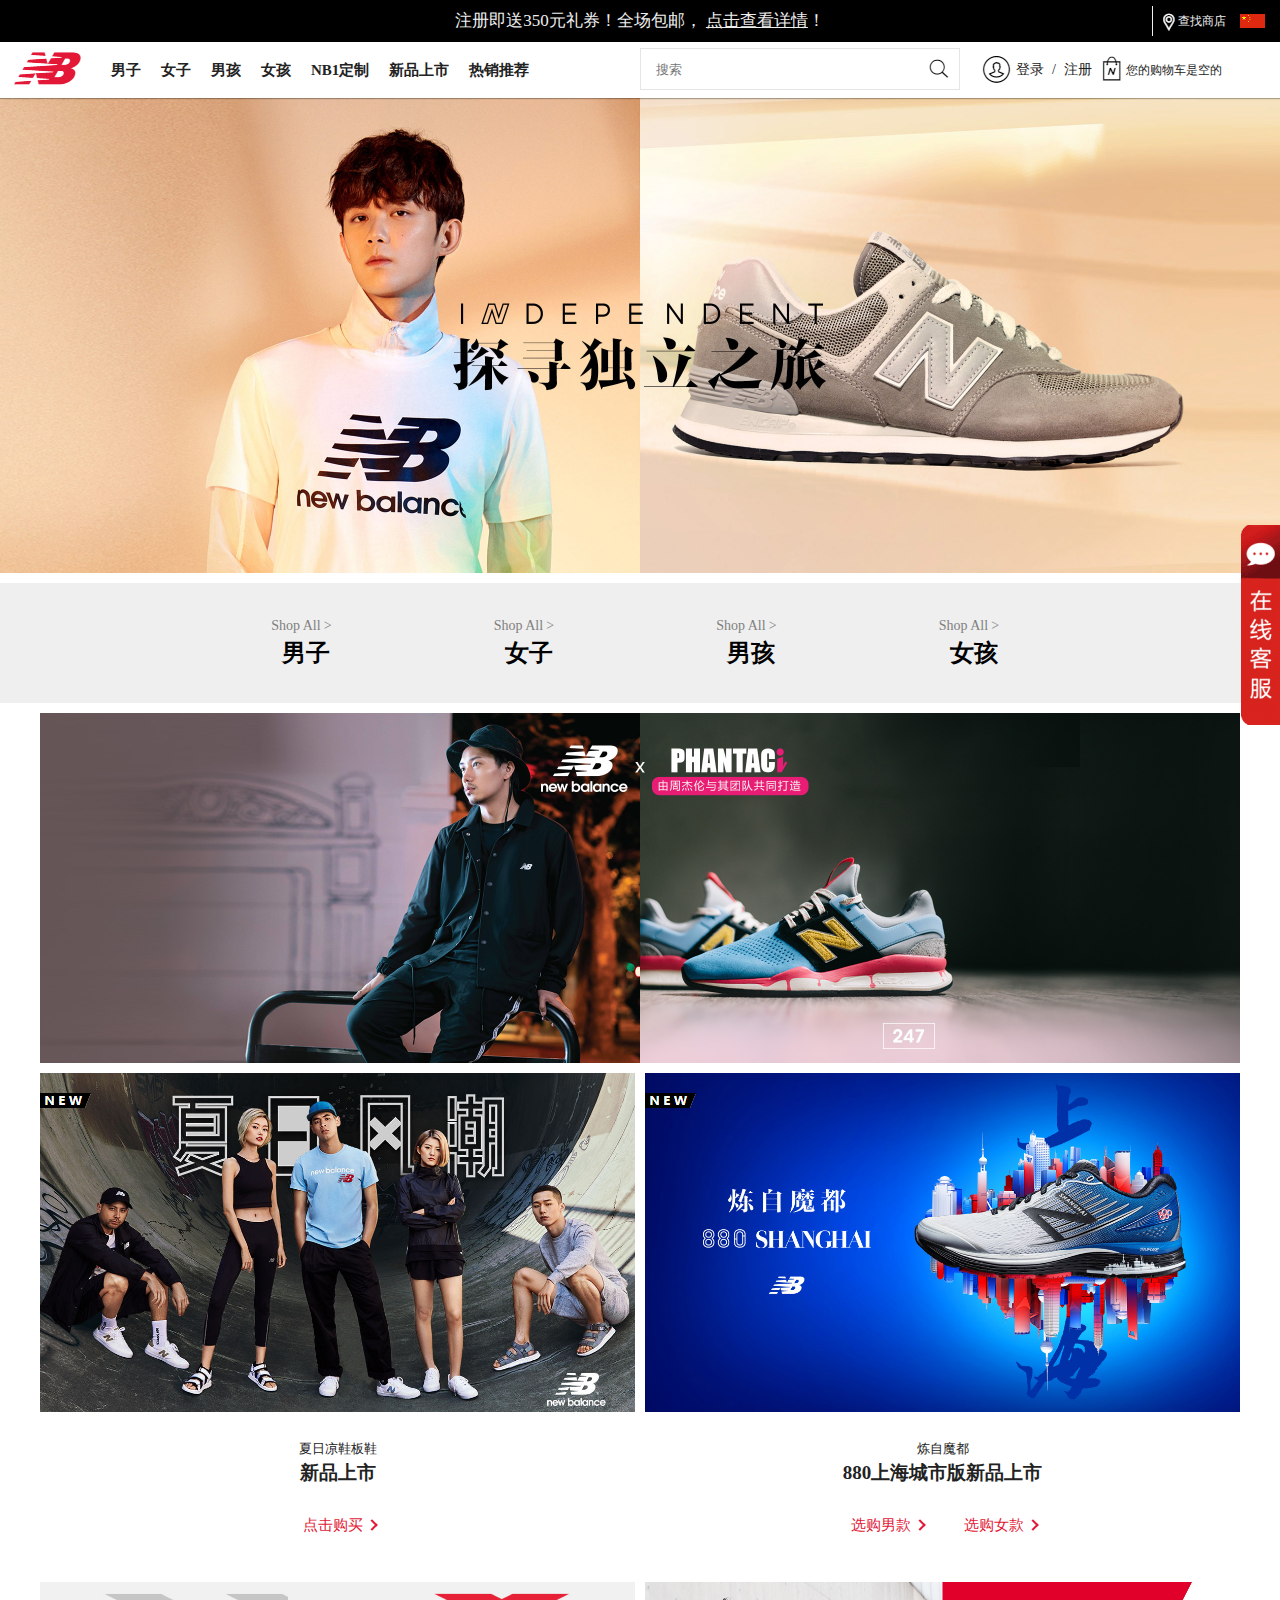
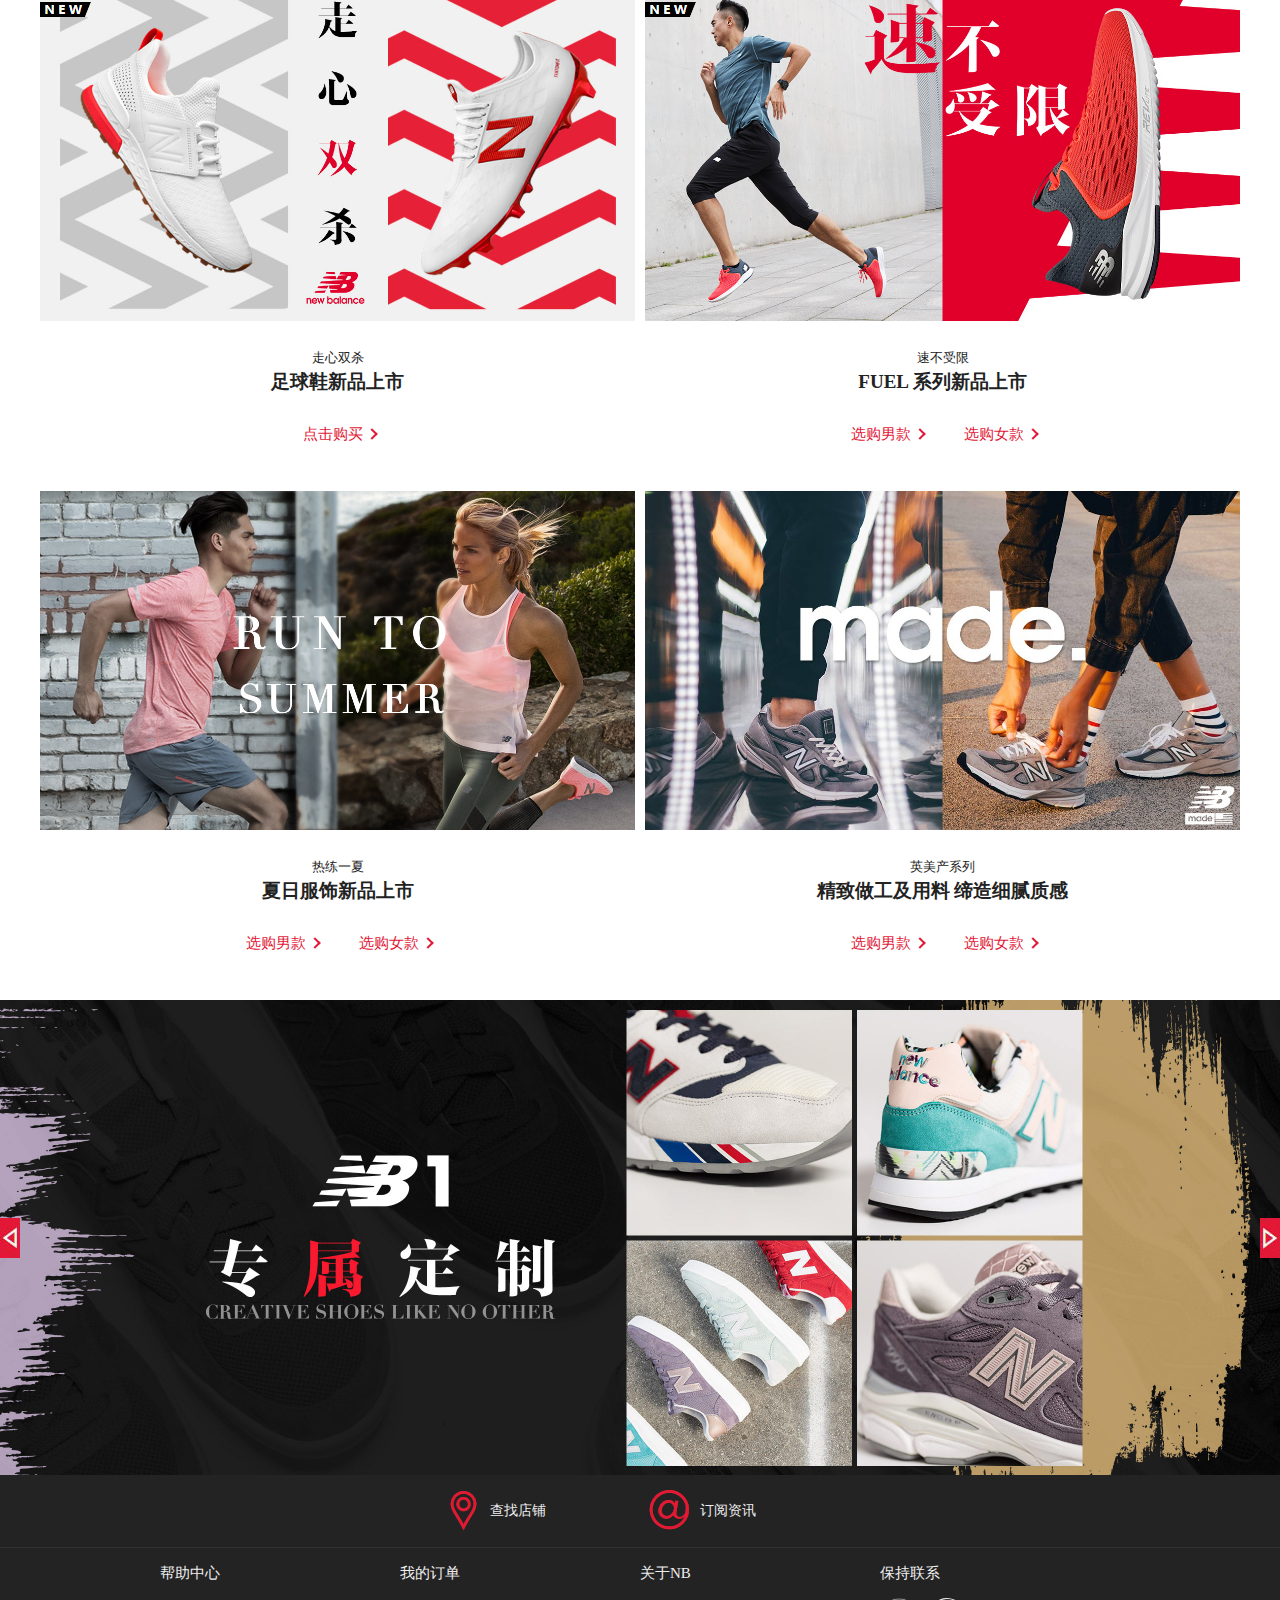
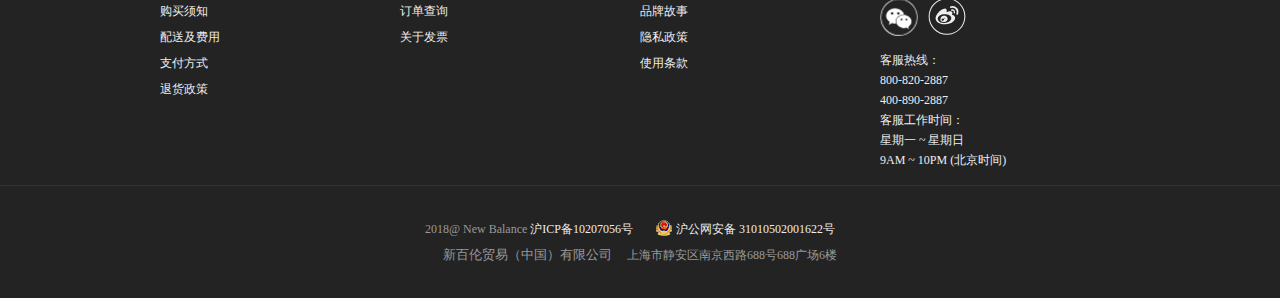
<file: index.html>
<!DOCTYPE html>
<html lang="zh">

<head>
    <meta charset="UTF-8">
    <meta name="viewport" content="width=device-width, initial-scale=1.0">
    <meta http-equiv="X-UA-Compatible" content="ie=edge">
    <title>New Balance中国官方商城</title>
    <link rel="shortcut icon" href="favicon.ico" type="image/x-icon">
    <link rel="stylesheet" href="css/share.css">
    <link rel="stylesheet" href="css/index.css">
</head>

<body>
    <!-- 头部广告 -->
    <header>
        <div class="hd-ad">
            <a href="#">注册即送350元礼券！全场包邮，
                <span>点击查看详情</span>！</a>
        </div>
        <div class="hd-location">
            <span class="line"></span>
            <a href="#" class="findstore">
                <span>查找商店</span>
            </a>
            <a href="#" class="flag"></a>
        </div>
    </header>
    <!-- 导航栏开始 -->
    <div class="navbar clearfix">
        <div class="logo">
            <a href="index.html"></a>
        </div>
        <nav>
            <ul class="clearfix xiala-nav">
                <li class="li">
                    <a href="page/male.html">男子</a>
                    <div class="hidden-box">
                        <div class="hid-list-box male l-box">
                            <ul class="light">
                                <li>
                                    <a href="">鞋子</a>
                                </li>
                                <li>
                                    <a href="">凉鞋</a>
                                </li>
                                <li>
                                    <a href="">休闲</a>
                                </li>
                                <li>
                                    <a href="">跑步</a>
                                </li>
                                <li>
                                    <a href="">滑板</a>
                                </li>
                                <li>
                                    <a href="">训练</a>
                                </li>
                                <li>
                                    <a href="">英美产</a>
                                </li>
                                <li>
                                    <a href="">查看所有 鞋子</a>
                                </li>
                            </ul>
                            <ul class="light">
                                <li>
                                    <a href="">服装/配饰</a>
                                </li>
                                <li>
                                    <a href="">T恤/背心</a>
                                </li>
                                <li>
                                    <a href="">套头卫衣</a>
                                </li>
                                <li>
                                    <a href="">外套</a>
                                </li>
                                <li>
                                    <a href="">运动上衣</a>
                                </li>
                                <li>
                                    <a href="">短裤</a>
                                </li>
                                <li>
                                    <a href="">休闲裤装</a>
                                </li>
                                <li>
                                    <a href="">运动裤装</a>
                                </li>
                                <li>
                                    <a href="">配件/装配</a>
                                </li>
                                <li>
                                    <a href="">查看所有 服装/配饰</a>
                                </li>
                            </ul>
                            <ul class="blod">
                                <li>
                                    <a href="">专题推荐</a>
                                </li>
                                <li>
                                    <a href="">限量款发售</a>
                                </li>
                                <li>
                                    <a href="">利物浦系列</a>
                                </li>
                                <li>
                                    <a href="">伦敦马拉松</a>
                                </li>
                                <li>
                                    <a href="">NB X J.CREW</a>
                                </li>
                            </ul>
                            <ul class="hd-img-list">
                                <li>
                                    <a href="">
                                        <div class="img"></div>
                                        <p>574 SPORT系列</p>
                                    </a>
                                </li>
                                <li>
                                    <a href="">
                                        <div class="img"></div>
                                        <p>Fresh Foam Lazr系列</p>
                                    </a>
                                </li>
                                <li>
                                    <a href="">
                                        <div class="img"></div>
                                        <p>Fresh Foam 1080 </p>
                                    </a>
                                </li>
                            </ul>
                        </div>
                    </div>
                </li>
                <li class="li">
                    <a href="page/female.html">女子</a>
                    <div class="hidden-box">
                        <div class="hid-list-box female l-box clearfix">
                            <ul class="light">
                                <li>
                                    <a href="">鞋子</a>
                                </li>
                                <li>
                                    <a href="">凉鞋</a>
                                </li>
                                <li>
                                    <a href="">休闲</a>
                                </li>
                                <li>
                                    <a href="">训练</a>
                                </li>
                                <li>
                                    <a href="">跑步</a>
                                </li>
                                <li>
                                    <a href="">英美产</a>
                                </li>
                                <li>
                                    <a href="">中性款</a>
                                </li>
                                <li>
                                    <a href="">查看所有 鞋子</a>
                                </li>
                            </ul>
                            <ul class="light">
                                <li>
                                    <a href="">服装/配饰</a>
                                </li>
                                <li>
                                    <a href="">T恤/背心</a>
                                </li>
                                <li>
                                    <a href="">套头卫衣</a>
                                </li>
                                <li>
                                    <a href="">外套/夹克</a>
                                </li>
                                <li>
                                    <a href="">运动上衣</a>
                                </li>
                                <li>
                                    <a href="">运动内衣</a>
                                </li>
                                <li>
                                    <a href="">短裤/短裙</a>
                                </li>
                                <li>
                                    <a href="">休闲裤装</a>
                                </li>
                                <li>
                                    <a href="">运动裤装</a>
                                </li>
                                <li>
                                    <a href="">配件/装配</a>
                                </li>
                                <li>
                                    <a href="">查看所有 服装/配饰</a>
                                </li>
                            </ul>
                            <ul class="blod">
                                <li>
                                    <a href="">专题推荐</a>
                                </li>
                                <li>
                                    <a href="">女子训练系列</a>
                                </li>
                                <li>
                                    <a href="">迪士尼合作款</a>
                                </li>
                                <li>
                                    <a href="">伦敦马拉松</a>
                                </li>
                                <li>
                                    <a href="">限量发售款</a>
                                </li>
                                <li>
                                    <a href="">NB WOMEN 女子精选</a>
                                </li>
                                <li>
                                    <a href="">NB X J.CREW</a>
                                </li>
                            </ul>
                            <ul class="hd-img-list">
                                <li>
                                    <a href="">
                                        <div class="img"></div>
                                        <p>574 SPORT系列</p>
                                    </a>
                                </li>
                                <li>
                                    <a href="">
                                        <div class="img"></div>
                                        <p>Fresh Foam Lazr系列</p>
                                    </a>
                                </li>
                                <li>
                                    <a href="">
                                        <div class="img"></div>
                                        <p>Fresh Foam 1080</p>
                                    </a>
                                </li>
                            </ul>
                        </div>
                    </div>
                </li>
                <li class="li">
                    <a href="page/male.html">男孩</a>
                    <div class="hidden-box">
                        <div class="hid-list-box boy">
                            <ul class="light">
                                <li>
                                    <a href="">鞋子</a>
                                </li>
                                <li>
                                    <a href="">凉鞋</a>
                                </li>
                                <li>
                                    <a href="">跑步</a>
                                </li>
                                <li>
                                    <a href="">小童（0-4岁）</a>
                                </li>
                                <li>
                                    <a href="">中童（4-7岁）</a>
                                </li>
                                <li>
                                    <a href="">大童（7-14岁）</a>
                                </li>
                            </ul>
                            <ul class="hd-img-list">
                                <li>
                                    <a href="">
                                        <div class="img"></div>
                                        <p>574 SPORT系列</p>
                                    </a>
                                </li>
                                <li>
                                    <a href="">
                                        <div class="img"></div>
                                        <p>Fresh Foam Lazr系列</p>
                                    </a>
                                </li>
                                <li>
                                    <a href="">
                                        <div class="img"></div>
                                        <p>Fresh Foam 1080</p>
                                    </a>
                                </li>
                            </ul>
                        </div>
                    </div>
                </li>
                <li class="li">
                    <a href="page/female.html">女孩</a>
                    <div class="hidden-box">
                        <div class="hid-list-box girl">
                            <ul class="light">
                                <li>
                                    <a href="">鞋子</a>
                                </li>
                                <li>
                                    <a href="">凉鞋</a>
                                </li>
                                <li>
                                    <a href="">跑步</a>
                                </li>
                                <li>
                                    <a href="">小童（0-4岁）</a>
                                </li>
                                <li>
                                    <a href="">中童（4-7岁）</a>
                                </li>
                                <li>
                                    <a href="">大童（7-14岁）</a>
                                </li>
                            </ul>
                            <ul class="hd-img-list">
                                <li>
                                    <a href="">
                                        <div class="img"></div>
                                        <p>574 SPORT系列</p>
                                    </a>
                                </li>
                                <li>
                                    <a href="">
                                        <div class="img"></div>
                                        <p>Fresh Foam Lazr系列</p>
                                    </a>
                                </li>
                                <li>
                                    <a href="">
                                        <div class="img"></div>
                                        <p>Fresh Foam 1080</p>
                                    </a>
                                </li>
                            </ul>
                        </div>
                    </div>
                </li>
                <li class="li">
                    <a href="#">NB1定制</a>
                    <div class="hidden-box">
                        <div class="hid-list-box nb1">
                            <div class="male-ding">
                                <h3>男士定制</h3>
                                <a href="">
                                    <img src="img/shoe-img-300.jpg" alt="">
                                    <p>300</p>
                                </a>
                                <a href="">
                                    <img src="img/shoe-img-574.jpg" alt="">
                                    <p>574</p>
                                </a>
                                <a href="">
                                    <img src="img/shoe-img-990.jpg" alt="">
                                    <p>990</p>
                                </a>
                                <a href="">
                                    <img src="img/shoe-img-998.jpg" alt="">
                                    <p>998</p>
                                </a>
                            </div>
                            <div class="female-ding">
                                <h3>女士定制</h3>
                                <a href="">
                                    <img src="img/shoe-img-300.jpg" alt="">
                                    <p>300</p>
                                </a>
                                <a href="">
                                    <img src="img/shoe-img-574.jpg" alt="">
                                    <p>574</p>
                                </a>
                                <a href="">
                                    <img src="img/shoe-img-990.jpg" alt="">
                                    <p>900</p>
                                </a>
                                <a href="">
                                    <img src="img/shoe-img-998.jpg" alt="">
                                    <p>980</p>
                                </a>
                            </div>
                            <div class="show-logo">
                                <a href="">
                                    <img src="img/subcat-powernav-evergreen-0801.jpg" alt="">
                                    <p>查看所有NB1鞋款</p>
                                </a>
                            </div>
                        </div>
                    </div>
                </li>
                <li class="li">
                    <a href="#">新品上市</a>
                    <div class="hidden-box">
                        <div class="hid-list-box">
                            <a href="page/male.html">男士新品</a>
                            <a href="page/female.html">女士新品</a>
                        </div>
                    </div>
                </li>
                <li class="li">
                    <a href="javascript:;">热销推荐</a>
                    <div class="hidden-box">
                        <div class="hid-list-box">
                            <a href="page/male.html">男士热销</a>
                            <a href="page/female.html">女士热销</a>
                        </div>
                    </div>
                </li>
            </ul>
        </nav>
        <div class="bar-right clearfix">
            <div class="hidden-logo">
                <a href="page/login.html" class="hd-my"></a>
                <a href="index.html" class="hd-logo"></a>
                <a href="" class="hd-menu"></a>
            </div>
            <div class="search-box">
                <form action="">
                    <input type="text" name="text" placeholder="搜索">
                    <input type="submit" value="">
                </form>
            </div>
            <div class="login-register">
                <a href="page/login.html">
                    <span class="login-ico"></span>
                    <span class="word">登录</span>
                </a>
                <a class="register" href="page/login.html">注册</a>
            </div>
            <div class="car">
                <a href="">
                    <span class="car-ico"></span>
                    <span class="car-words">您的购物车是空的</span>
                </a>
            </div>
        </div>
    </div>
    <!-- 导航栏结束 -->
    <!-- 顶部大图 -->
    <div class="big-img">
        <a href="page/shoes.html"></a>
    </div>
    <!-- 中部链接开始 -->
    <div class="center-nav">
        <ul class="clearfix">
            <li>
                <a href="page/male.html">
                    <p>Shop All</p>
                    <h3>男子</h3>
                </a>
            </li>
            <li>
                <a href="page/female.html">
                    <p>Shop All</p>
                    <h3>女子</h3>
                </a>
            </li>
            <li>
                <a href="page/male.html">
                    <p>Shop All</p>
                    <h3>男孩</h3>
                </a>
            </li>
            <li>
                <a href="page/female.html">
                    <p>Shop All</p>
                    <h3>女孩</h3>
                </a>
            </li>
        </ul>
    </div>
    <!-- 中部链接结束 -->
    <div class="content-dev">
        <a href="page/shoes.html" class="img-box"></a>
    </div>
    <!-- 商品列表开始 -->
    <div class="cell-list">
        <div class="cnt-box clearfix">
            <div class="bigbox1">
                <a class="img-cnt-box" href="page/shoes.html">
                    <div class="list-imgbox box1"></div>
                    <span class="new-logo"></span>
                    <div class="text-box">
                        <h4>夏日凉鞋板鞋</h4>
                        <h5>新品上市</h5>
                        <p>
                            <span>点击购买</span>
                        </p>
                    </div>
                </a>
            </div>
            <div class="bigbox2">
                <a class="img-cnt-box" href="page/shoes.html">
                    <div class="list-imgbox box2"></div>
                    <span class="new-logo"></span>
                </a>
                <div class="text-box">
                    <h4>炼自魔都</h4>
                    <h5>880上海城市版新品上市</h5>
                    <p>
                        <a href="page/male.html">选购男款</a>
                        <a href="page/female.html">选购女款</a>
                    </p>
                </div>
            </div>
        </div>
    </div>
    <div class="cell-list">
        <div class="cnt-box clearfix">
            <div class="bigbox1">
                <a class="img-cnt-box" href="page/shoes.html">
                    <div class="list-imgbox box3"></div>
                    <span class="new-logo"></span>
                    <div class="text-box">
                        <h4>走心双杀</h4>
                        <h5>足球鞋新品上市</h5>
                        <p>
                            <span>点击购买</span>
                        </p>
                    </div>
                </a>
            </div>
            <div class="bigbox2">
                <a class="img-cnt-box" href="page/shoes.html">
                    <div class="list-imgbox box4"></div>
                    <span class="new-logo"></span>
                </a>
                <div class="text-box">
                    <h4>速不受限</h4>
                    <h5>FUEL 系列新品上市</h5>
                    <p>
                        <a href="page/male.html">选购男款</a>
                        <a href="page/female.html">选购女款</a>
                    </p>
                </div>
            </div>
        </div>
    </div>
    <div class="cell-list">
        <div class="cnt-box clearfix">
            <div class="bigbox1">
                <a class="img-cnt-box" href="page/shoes.html">
                    <div class="list-imgbox box5"></div>
                </a>
                <div class="text-box">
                    <h4>热练一夏</h4>
                    <h5>夏日服饰新品上市</h5>
                    <p>
                        <a href="page/male.html">选购男款</a>
                        <a href="page/female.html">选购女款</a>
                    </p>
                </div>
            </div>
            <div class="bigbox2">
                <a class="img-cnt-box" href="page/shoes.html">
                    <div class="list-imgbox box6"></div>
                </a>
                <div class="text-box">
                    <h4>英美产系列</h4>
                    <h5>精致做工及用料 缔造细腻质感</h5>
                    <p>
                        <a href="page/male.html">选购男款</a>
                        <a href="page/female.html">选购女款</a>
                    </p>
                </div>
            </div>
        </div>
    </div>
    <!-- 商品列表结束 -->
    <!-- 底部大图 -->
    <div class="bottom-banner">
        <div class="banner-box">
            <a href="page/shoes.html"></a>
            <a href="page/shoes.html"></a>
            <a href="page/shoes.html"></a>       
        </div>
        <span class="next"></span>
        <span class="prev"></span>
    </div>
    <footer>
        <!-- PC端尾部结构开始 -->
        <div class="pc">
            <section class="ft-mark">
                <div class="bt-mark1">
                    <a href="">
                        <span>查找店铺</span>
                    </a>
                </div>
                <div class="bt-mark2">
                    <a href="">
                        <span>订阅资讯</span>
                    </a>
                </div>
            </section>
            <section class="ft-nav">
                <div class="ft-nav-box clearfix">
                    <div class="help">
                        <h5>帮助中心</h5>
                        <ul>
                            <li>
                                <a href="">购买须知</a>
                            </li>
                            <li>
                                <a href="">配送及费用</a>
                            </li>
                            <li>
                                <a href="">支付方式</a>
                            </li>
                            <li>
                                <a href="">退货政策</a>
                            </li>
                        </ul>
                    </div>
                    <div class="mylist">
                        <h5>我的订单</h5>
                        <ul>
                            <li>
                                <a href="">订单查询</a>
                            </li>
                            <li>
                                <a href="">关于发票</a>
                            </li>
                        </ul>
                    </div>
                    <div class="about-nb">
                        <h5>关于NB</h5>
                        <ul>
                            <li>
                                <a href="">品牌故事</a>
                            </li>
                            <li>
                                <a href="">隐私政策</a>
                            </li>
                            <li>
                                <a href="">使用条款</a>
                            </li>
                        </ul>
                    </div>
                    <div class="contact">
                        <h5>保持联系</h5>
                        <ul>
                            <li>
                                <a href="" class="weixin-ico"></a>
                                <a href="" class="weibo-ico"></a>
                            </li>
                            <li>客服热线：</li>
                            <li>800-820-2887</li>
                            <li>400-890-2887</li>
                            <li>客服工作时间：</li>
                            <li>星期一 ~ 星期日</li>
                            <li>9AM ~ 10PM (北京时间)</li>
                        </ul>
                    </div>
                </div>
            </section>
            <section class="copyright">
                <p>2018@ New Balance
                    <a href="">沪ICP备10207056号</a>
                    <a href="" class="beian">沪公网安备 31010502001622号 </a>
                </p>
                <p class="dizhi">
                    <span>新百伦贸易（中国）有限公司</span>上海市静安区南京西路688号688广场6楼</p>
            </section>
        </div>
        <!-- PC端尾部结构结束 -->
        <!-- 手机端尾部结构开始 -->
        <div class="phone">
            <section class="ph-mark">
                <a href="" class="ph-dianpu">查找店铺</a>
                <a href="" class="ph-dingyue">订阅资讯</a>
            </section>
            <section class="ph-nav">
                <a href="">帮助中心</a>
                <a href="">我的订单</a>
                <a href="">关于NB</a>
                <a href="">保持联系</a>
                <a href="">选择国家/地区</a>
            </section>
            <section class="ph-copright">
                <p>2018@ New Balance
                    <a href="">沪ICP备10207056号</a>
                </p>
                <p>
                    <a href="" class="beian">沪公网安备 31010502001622号 </a>
                </p>
                <p class="dizhi">
                    <span>新百伦贸易（中国）有限公司</span>
                </p>
                <p>上海市静安区南京西路688号688广场6楼</p>
            </section>
        </div>
        <!-- 手机端尾部结构结束 -->
    </footer>
    <div class="chat-img">
        <a href="">
            <img src="img/floating-chat-icon.png" alt="">
        </a>
    </div>
    <a href="#top" class="gotop"></a>
    <div class="meng"></div>
    <script src="js/index.js"></script>
    <script src="js/carousel.js"></script>
</body>

</html>
</file>
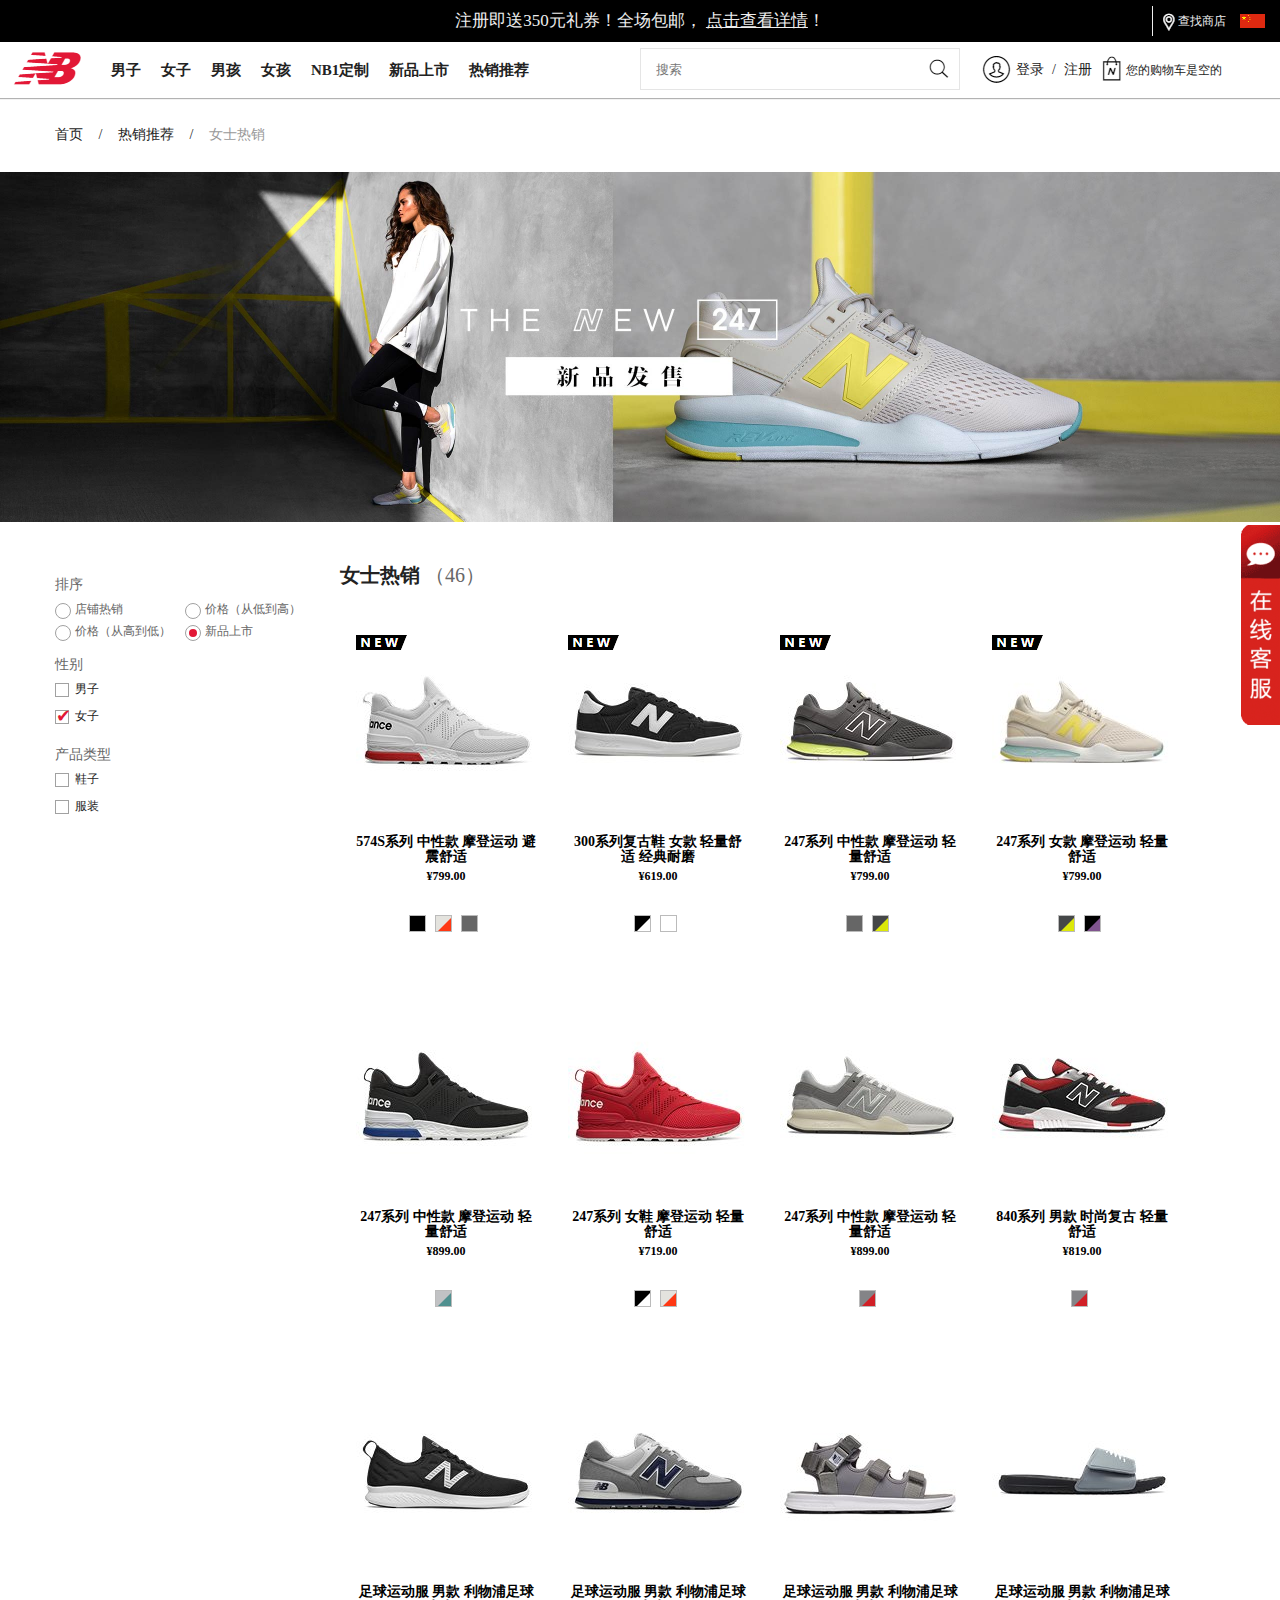
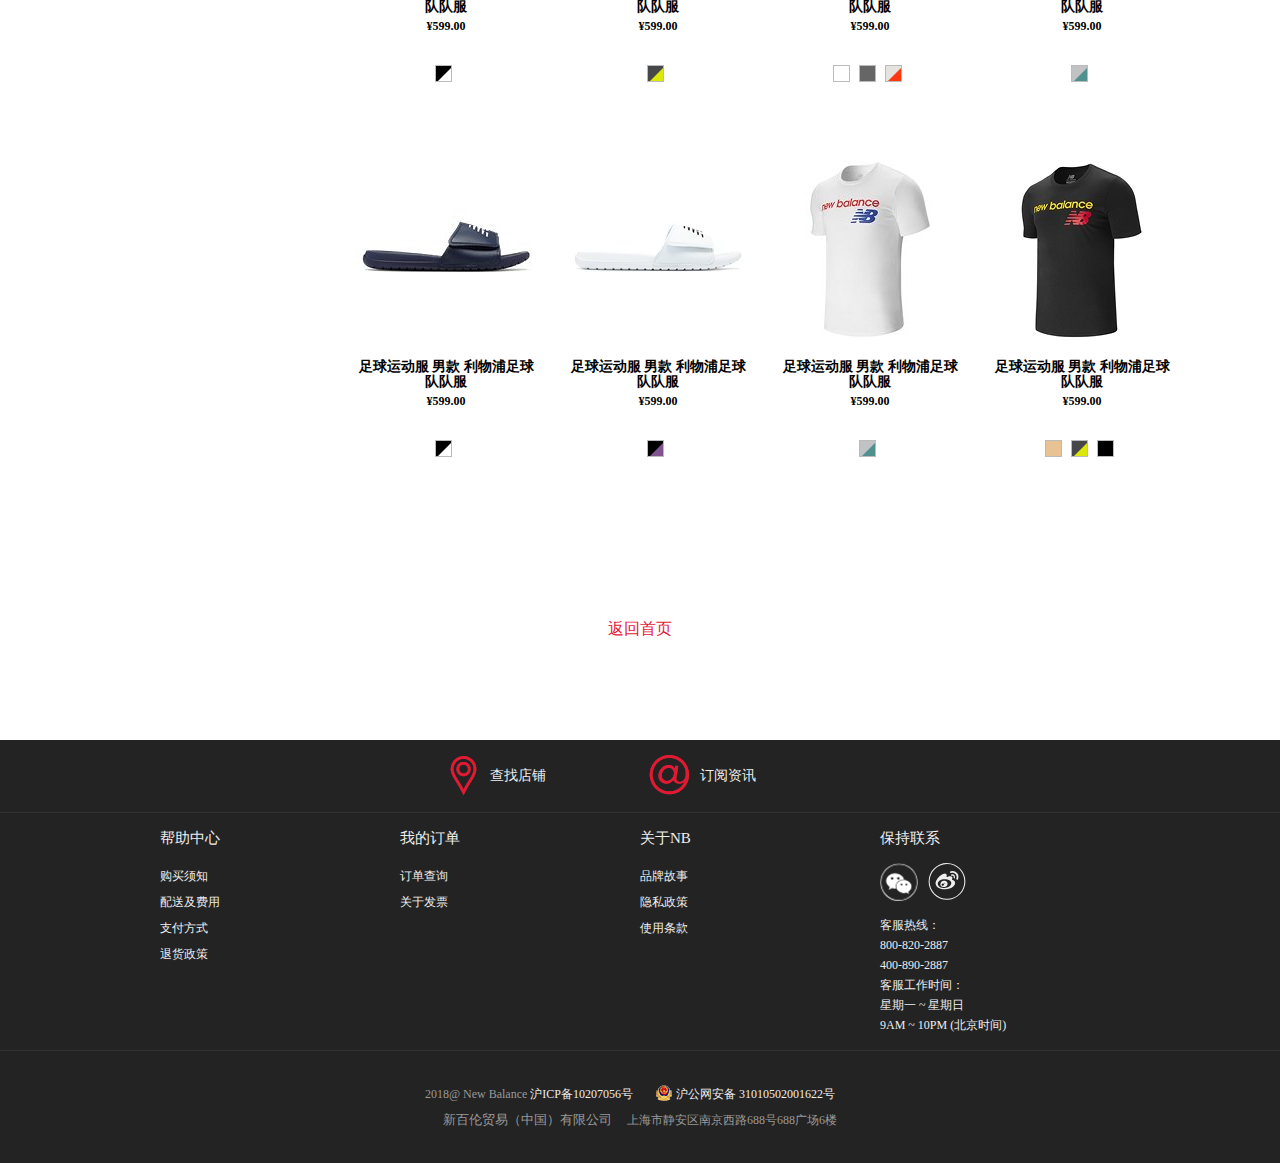
<file: page/female.html>
<!DOCTYPE html>
<html lang="zh">

<head>
    <meta charset="UTF-8">
    <meta name="viewport" content="width=device-width, initial-scale=1.0">
    <meta http-equiv="X-UA-Compatible" content="ie=edge">
    <title>女士热销</title>
    <link rel="shortcut icon" href="../favicon.ico" type="image/x-icon">
    <link rel="stylesheet" href="../css/share.css">
    <link rel="stylesheet" href="../css/hot.css">
</head>

<body>
    <!-- 头部广告 -->
    <header>
        <div class="hd-ad">
            <a href="">注册即送350元礼券！全场包邮，
                <span>点击查看详情</span>！</a>
        </div>
        <div class="hd-location">
            <span class="line"></span>
            <a href="" class="findstore">
                <span>查找商店</span>
            </a>
            <a href="" class="flag"></a>
        </div>
    </header>
    <!-- 导航栏 -->
    <div class="navbar clearfix">
        <div class="logo">
            <a href="../index.html"></a>
        </div>
        <nav>
            <ul class="clearfix xiala-nav">
                <li class="li">
                    <a href="male.html">男子</a>
                    <div class="hidden-box">
                        <div class="hid-list-box male l-box">
                            <ul class="light">
                                <li>
                                    <a href="">鞋子</a>
                                </li>
                                <li>
                                    <a href="">凉鞋</a>
                                </li>
                                <li>
                                    <a href="">休闲</a>
                                </li>
                                <li>
                                    <a href="">跑步</a>
                                </li>
                                <li>
                                    <a href="">滑板</a>
                                </li>
                                <li>
                                    <a href="">训练</a>
                                </li>
                                <li>
                                    <a href="">英美产</a>
                                </li>
                                <li>
                                    <a href="">查看所有 鞋子</a>
                                </li>
                            </ul>
                            <ul class="light">
                                <li>
                                    <a href="">服装/配饰</a>
                                </li>
                                <li>
                                    <a href="">T恤/背心</a>
                                </li>
                                <li>
                                    <a href="">套头卫衣</a>
                                </li>
                                <li>
                                    <a href="">外套</a>
                                </li>
                                <li>
                                    <a href="">运动上衣</a>
                                </li>
                                <li>
                                    <a href="">短裤</a>
                                </li>
                                <li>
                                    <a href="">休闲裤装</a>
                                </li>
                                <li>
                                    <a href="">运动裤装</a>
                                </li>
                                <li>
                                    <a href="">配件/装配</a>
                                </li>
                                <li>
                                    <a href="">查看所有 服装/配饰</a>
                                </li>
                            </ul>
                            <ul class="blod">
                                <li>
                                    <a href="">专题推荐</a>
                                </li>
                                <li>
                                    <a href="">限量款发售</a>
                                </li>
                                <li>
                                    <a href="">利物浦系列</a>
                                </li>
                                <li>
                                    <a href="">伦敦马拉松</a>
                                </li>
                                <li>
                                    <a href="">NB X J.CREW</a>
                                </li>
                            </ul>
                            <ul class="hd-img-list">
                                <li>
                                    <a href="">
                                        <div class="img"></div>
                                        <p>574 SPORT系列</p>
                                    </a>
                                </li>
                                <li>
                                    <a href="">
                                        <div class="img"></div>
                                        <p>Fresh Foam Lazr系列</p>
                                    </a>
                                </li>
                                <li>
                                    <a href="">
                                        <div class="img"></div>
                                        <p>Fresh Foam 1080</p>
                                    </a>
                                </li>
                            </ul>
                        </div>
                    </div>
                </li>
                <li class="li">
                    <a href="female.html">女子</a>
                    <div class="hidden-box">
                        <div class="hid-list-box female l-box clearfix">
                            <ul class="light">
                                <li>
                                    <a href="">鞋子</a>
                                </li>
                                <li>
                                    <a href="">凉鞋</a>
                                </li>
                                <li>
                                    <a href="">休闲</a>
                                </li>
                                <li>
                                    <a href="">训练</a>
                                </li>
                                <li>
                                    <a href="">跑步</a>
                                </li>
                                <li>
                                    <a href="">英美产</a>
                                </li>
                                <li>
                                    <a href="">中性款</a>
                                </li>
                                <li>
                                    <a href="">查看所有 鞋子</a>
                                </li>
                            </ul>
                            <ul class="light">
                                <li>
                                    <a href="">服装/配饰</a>
                                </li>
                                <li>
                                    <a href="">T恤/背心</a>
                                </li>
                                <li>
                                    <a href="">套头卫衣</a>
                                </li>
                                <li>
                                    <a href="">外套/夹克</a>
                                </li>
                                <li>
                                    <a href="">运动上衣</a>
                                </li>
                                <li>
                                    <a href="">运动内衣</a>
                                </li>
                                <li>
                                    <a href="">短裤/短裙</a>
                                </li>
                                <li>
                                    <a href="">休闲裤装</a>
                                </li>
                                <li>
                                    <a href="">运动裤装</a>
                                </li>
                                <li>
                                    <a href="">配件/装配</a>
                                </li>
                                <li>
                                    <a href="">查看所有 服装/配饰</a>
                                </li>
                            </ul>
                            <ul class="blod">
                                <li>
                                    <a href="">专题推荐</a>
                                </li>
                                <li>
                                    <a href="">女子训练系列</a>
                                </li>
                                <li>
                                    <a href="">迪士尼合作款</a>
                                </li>
                                <li>
                                    <a href="">伦敦马拉松</a>
                                </li>
                                <li>
                                    <a href="">限量发售款</a>
                                </li>
                                <li>
                                    <a href="">NB WOMEN 女子精选</a>
                                </li>
                                <li>
                                    <a href="">NB X J.CREW</a>
                                </li>
                            </ul>
                            <ul class="hd-img-list">
                                <li>
                                    <a href="">
                                        <div class="img"></div>
                                        <p>574 SPORT系列</p>
                                    </a>
                                </li>
                                <li>
                                    <a href="">
                                        <div class="img"></div>
                                        <p>Fresh Foam Lazr系列</p>
                                    </a>
                                </li>
                                <li>
                                    <a href="">
                                        <div class="img"></div>
                                        <p>Fresh Foam 1080</p>
                                    </a>
                                </li>
                            </ul>
                        </div>
                    </div>
                </li>
                <li class="li">
                    <a href="male.html">男孩</a>
                    <div class="hidden-box">
                        <div class="hid-list-box boy">
                            <ul class="light">
                                <li>
                                    <a href="">鞋子</a>
                                </li>
                                <li>
                                    <a href="">凉鞋</a>
                                </li>
                                <li>
                                    <a href="">跑步</a>
                                </li>
                                <li>
                                    <a href="">小童（0-4岁）</a>
                                </li>
                                <li>
                                    <a href="">中童（4-7岁）</a>
                                </li>
                                <li>
                                    <a href="">大童（7-14岁）</a>
                                </li>
                            </ul>
                            <ul class="hd-img-list">
                                <li>
                                    <a href="">
                                        <div class="img"></div>
                                        <p>574 SPORT系列</p>
                                    </a>
                                </li>
                                <li>
                                    <a href="">
                                        <div class="img"></div>
                                        <p>Fresh Foam Lazr系列</p>
                                    </a>
                                </li>
                                <li>
                                    <a href="">
                                        <div class="img"></div>
                                        <p>Fresh Foam 1080</p>
                                    </a>
                                </li>
                            </ul>
                        </div>
                    </div>
                </li>
                <li class="li">
                    <a href="female.html">女孩</a>
                    <div class="hidden-box">
                        <div class="hid-list-box girl">
                            <ul class="light">
                                <li>
                                    <a href="">鞋子</a>
                                </li>
                                <li>
                                    <a href="">凉鞋</a>
                                </li>
                                <li>
                                    <a href="">跑步</a>
                                </li>
                                <li>
                                    <a href="">小童（0-4岁）</a>
                                </li>
                                <li>
                                    <a href="">中童（4-7岁）</a>
                                </li>
                                <li>
                                    <a href="">大童（7-14岁）</a>
                                </li>
                            </ul>
                            <ul class="hd-img-list">
                                <li>
                                    <a href="">
                                        <div class="img"></div>
                                        <p>574 SPORT系列</p>
                                    </a>
                                </li>
                                <li>
                                    <a href="">
                                        <div class="img"></div>
                                        <p>Fresh Foam Lazr系列</p>
                                    </a>
                                </li>
                                <li>
                                    <a href="">
                                        <div class="img"></div>
                                        <p>Fresh Foam 1080</p>
                                    </a>
                                </li>
                            </ul>
                        </div>
                    </div>
                </li>
                <li class="li">
                    <a href="#">NB1定制</a>
                    <div class="hidden-box">
                        <div class="hid-list-box nb1">
                            <div class="male-ding">
                                <h3>男士定制</h3>
                                <a href="">
                                    <img src="../img/shoe-img-300.jpg" alt="">
                                    <p>300</p>
                                </a>
                                <a href="">
                                    <img src="../img/shoe-img-574.jpg" alt="">
                                    <p>574</p>
                                </a>
                                <a href="">
                                    <img src="../img/shoe-img-990.jpg" alt="">
                                    <p>990</p>
                                </a>
                                <a href="">
                                    <img src="../img/shoe-img-998.jpg" alt="">
                                    <p>998</p>
                                </a>
                            </div>
                            <div class="female-ding">
                                <h3>女士定制</h3>
                                <a href="">
                                    <img src="../img/shoe-img-300.jpg" alt="">
                                    <p>300</p>
                                </a>
                                <a href="">
                                    <img src="../img/shoe-img-574.jpg" alt="">
                                    <p>574</p>
                                </a>
                                <a href="">
                                    <img src="../img/shoe-img-990.jpg" alt="">
                                    <p>900</p>
                                </a>
                                <a href="">
                                    <img src="../img/shoe-img-998.jpg" alt="">
                                    <p>980</p>
                                </a>
                            </div>
                            <div class="show-logo">
                                <a href="">
                                    <img src="../img/subcat-powernav-evergreen-0801.jpg" alt="">
                                    <p>查看所有NB1鞋款</p>
                                </a>
                            </div>
                        </div>
                    </div>
                </li>
                <li class="li">
                    <a href="#">新品上市</a>
                    <div class="hidden-box">
                        <div class="hid-list-box">
                            <a href="male.html">男士新品</a>
                            <a href="female.html">女士新品</a>
                        </div>
                    </div>
                </li>
                <li class="li">
                    <a href="javascript:;">热销推荐</a>
                    <div class="hidden-box">
                        <div class="hid-list-box">
                            <a href="male.html">男士热销</a>
                            <a href="female.html">女士热销</a>
                        </div>
                    </div>
                </li>
            </ul>
        </nav>
        <div class="bar-right">
            <div class="hidden-logo">
                <a href="login.html" class="hd-my"></a>
                <a href="../index.html" class="hd-logo"></a>
                <a href="" class="hd-menu"></a>
            </div>
            <div class="search-box">
                <form action="">
                    <input type="text" name="text" placeholder="搜索">
                    <input type="submit" value="">
                </form>
            </div>
            <div class="login-register">
                <a href="login.html">
                    <span class="login-ico"></span>
                    <span class="word">登录</span>
                </a>
                <a class="register" href="login.html">注册</a>
            </div>
            <div class="car">
                <a href="">
                    <span class="car-ico"></span>
                    <span class="car-words">您的购物车是空的</span>
                </a>
            </div>
        </div>
    </div>
    <!-- 导航栏结束 -->
    <div class="local-container">
        <p>
            <a href="../index.html">首页</a>
            <span class="line">/</span>
            <a href="../index.html">热销推荐</a>
            <span class="line">/</span>
            <span class="this">女士热销</span>
        </p>
    </div>
    <!-- 页面大图 -->
    <div class="hot-big-img">
        <a href="" class="female"></a>
    </div>
    <div class="main clearfix">
        <!-- 侧边栏 -->
        <aside>
            <h3>排序</h3>
            <ul class="paixu clearfix">
                <li>
                    <a href="">店铺热销</a>
                </li>
                <li>
                    <a href="">价格（从低到高）</a>
                </li>
                <li>
                    <a href="">价格（从高到低）</a>
                </li>
                <li>
                    <a href="" class="on">新品上市</a>
                </li>
            </ul>
            <h3>性别</h3>
            <ul class="xuan sex clearfix">
                <li>
                    <a href="">男子</a>
                </li>
                <li>
                    <a href="" class="select">女子</a>
                </li>
            </ul>
            <h3>产品类型</h3>
            <ul class="xuan sale clearfix">
                <li>
                    <a href="">鞋子</a>
                </li>
                <li>
                    <a href="">服装</a>
                </li>
            </ul>
        </aside>
        <!-- 商品列表 -->
        <div class="sales-list">
            <h1>女士热销
                <span>（46）</span>
            </h1>
            <div class="main-cnt clearfix">
                <div class="cnt-list">
                    <a href="">
                        <img src="../img/nvxie1.jpeg" alt="">
                        <span class="new-logo"></span>
                        <p class="hid-text" title="EXPAND">快捷购</p>
                        <p class="text" title="574S系列 中性款 摩登运动 避震舒适">574S系列 中性款 摩登运动 避震舒适</p>
                    </a>
                    <p class="price">¥799.00</p>
                    <div class="change">
                        <a href="" class="black"></a>
                        <a href="" class="wh-red"></a>
                        <a href="" class="gray"></a>
                    </div>
                    <p class="hidden">鞋子 中性款</p>
                </div>

                <div class="cnt-list">
                    <a href="">
                        <img src="../img/nvxie4.jpeg" alt="">
                        <span class="new-logo"></span>
                        <p class="hid-text" title="EXPAND">快捷购</p>
                        <p class="text" title="300系列复古鞋 女款 轻量舒适 经典耐磨">300系列复古鞋 女款 轻量舒适 经典耐磨</p>
                    </a>
                    <p class="price">¥619.00</p>
                    <div class="change">
                        <a href="" class="bl-wh"></a>
                        <a href=""></a>
                    </div>
                    <p class="hidden">女鞋 CRT300系列</p>
                </div>

                <div class="cnt-list">
                    <a href="">
                        <img src="../img/nvxie5.jpeg" alt="">
                        <span class="new-logo"></span>
                        <p class="hid-text" title="EXPAND">快捷购</p>
                        <p class="text" title="247系列 中性款 摩登运动 轻量舒适">247系列 中性款 摩登运动 轻量舒适</p>
                    </a>
                    <p class="price">¥799.00</p>
                    <div class="change">
                        <a href="" class="gray"></a>
                        <a href="" class="gray-yel"></a>
                    </div>
                    <p class="hidden">鞋子 中性款</p>
                </div>

                <div class="cnt-list">
                    <a href="">
                        <img src="../img/nvxie6.jpeg" alt="">
                        <span class="new-logo"></span>
                        <p class="hid-text" title="EXPAND">快捷购</p>
                        <p class="text" title="247系列 女款 摩登运动 轻量舒适">247系列 女款 摩登运动 轻量舒适</p>
                    </a>
                    <p class="price">¥799.00</p>
                    <div class="change">
                        <a href="" class="gray-yel"></a>
                        <a href="" class="bl-p"></a>
                    </div>
                    <p class="hidden">女鞋 247系列</p>
                </div>

                <div class="cnt-list">
                    <a href="">
                        <img src="../img/nvxie2.jpeg" alt="">
                        <p class="hid-text" title="EXPAND">快捷购</p>
                        <p class="text" title="247系列 中性款 摩登运动 轻量舒适">247系列 中性款 摩登运动 轻量舒适</p>
                    </a>
                    <p class="price">¥899.00</p>
                    <div class="change">
                        <a href="" class="gray-g"></a>
                    </div>
                    <p class="hidden">鞋子 中性款</p>
                </div>

                <div class="cnt-list">
                    <a href="">
                        <img src="../img/nvxie3.jpeg" alt="">
                        <p class="hid-text" title="EXPAND">快捷购</p>
                        <p class="text" title="247系列 中性款 摩登运动 轻量舒适">247系列 女鞋 摩登运动 轻量舒适</p>
                    </a>
                    <p class="price">¥719.00</p>
                    <div class="change">
                        <a href="" class="bl-wh"></a>
                        <a href="" class="wh-red"></a>
                    </div>
                    <p class="hidden">女鞋 247系列</p>
                </div>

                <div class="cnt-list">
                    <a href="">
                        <img src="../img/xie4.jpeg" alt="">
                        <p class="hid-text" title="EXPAND">快捷购</p>
                        <p class="text" title="247系列 中性款 摩登运动 轻量舒适">247系列 中性款 摩登运动 轻量舒适</p>
                    </a>
                    <p class="price">¥899.00</p>
                    <div class="change">
                        <a href="" class="gray-red"></a>
                    </div>
                    <p class="hidden">鞋子 中性款</p>
                </div>

                <div class="cnt-list">
                    <a href="">
                        <img src="../img/xie5.jpeg" alt="">
                        <p class="hid-text" title="EXPAND">快捷购</p>
                        <p class="text" title="840系列 男款 时尚复古 轻量舒适">840系列 男款 时尚复古 轻量舒适</p>
                    </a>
                    <p class="price">¥819.00</p>
                    <div class="change">
                        <a href="" class="gray-red"></a>
                    </div>
                    <p class="hidden">男鞋 840系列</p>
                </div>

                <div class="cnt-list">
                    <a href="">
                        <img src="../img/xie6.jpeg" alt="">
                        <p class="hid-text" title="EXPAND">快捷购</p>
                        <p class="text">足球运动服 男款 利物浦足球队队服</p>
                    </a>
                    <p class="price">¥599.00</p>
                    <div class="change">
                        <a href="" class="bl-wh"></a>
                    </div>
                    <p class="hidden">男子 短袖上衣</p>
                </div>

                <div class="cnt-list">
                    <a href="">
                        <img src="../img/xie7.jpeg" alt="">
                        <p class="hid-text" title="EXPAND">快捷购</p>
                        <p class="text">足球运动服 男款 利物浦足球队队服</p>
                    </a>
                    <p class="price">¥599.00</p>
                    <div class="change">
                        <a href="" class="gray-yel"></a>
                    </div>
                    <p class="hidden">男子 短袖上衣</p>
                </div>

                <div class="cnt-list">
                    <a href="">
                        <img src="../img/xie8.jpeg" alt="">
                        <p class="hid-text" title="EXPAND">快捷购</p>
                        <p class="text">足球运动服 男款 利物浦足球队队服</p>
                    </a>
                    <p class="price">¥599.00</p>
                    <div class="change">
                        <a href=""></a>
                        <a href="" class="gray"></a>
                        <a href="" class="wh-red"></a>
                    </div>
                    <p class="hidden">男子 短袖上衣</p>
                </div>

                <div class="cnt-list">
                    <a href="">
                        <img src="../img/xie9.jpeg" alt="">
                        <p class="hid-text" title="EXPAND">快捷购</p>
                        <p class="text">足球运动服 男款 利物浦足球队队服</p>
                    </a>
                    <p class="price">¥599.00</p>
                    <div class="change">
                        <a href="" class="gray-g"></a>
                    </div>
                    <p class="hidden">男子 短袖上衣</p>
                </div>

                <div class="cnt-list">
                    <a href="">
                        <img src="../img/xie10.jpeg" alt="">
                        <p class="hid-text" title="EXPAND">快捷购</p>
                        <p class="text">足球运动服 男款 利物浦足球队队服</p>
                    </a>
                    <p class="price">¥599.00</p>
                    <div class="change">
                        <a href="" class="bl-wh"></a>
                    </div>
                    <p class="hidden">男子 短袖上衣</p>
                </div>

                <div class="cnt-list">
                    <a href="">
                        <img src="../img/xie11.jpeg" alt="">
                        <p class="hid-text" title="EXPAND">快捷购</p>
                        <p class="text">足球运动服 男款 利物浦足球队队服</p>
                    </a>
                    <p class="price">¥599.00</p>
                    <div class="change">
                        <a href="" class="bl-p"></a>
                    </div>
                    <p class="hidden">男子 短袖上衣</p>
                </div>

                <div class="cnt-list">
                    <a href="">
                        <img src="../img/yifu2.jpeg" alt="">
                        <p class="hid-text" title="EXPAND">快捷购</p>
                        <p class="text">足球运动服 男款 利物浦足球队队服</p>
                    </a>
                    <p class="price">¥599.00</p>
                    <div class="change">
                        <a href="" class="gray-g"></a>
                    </div>
                    <p class="hidden">男子 短袖上衣</p>
                </div>

                <div class="cnt-list">
                    <a href="">
                        <img src="../img/yifu3.jpeg" alt="">
                        <p class="hid-text" title="EXPAND">快捷购</p>
                        <p class="text">足球运动服 男款 利物浦足球队队服</p>
                    </a>
                    <p class="price">¥599.00</p>
                    <div class="change">
                        <a href="" class="fen"></a>
                        <a href="" class="gray-yel"></a>
                        <a href="" class="black"></a>
                    </div>
                    <p class="hidden">男子 短袖上衣</p>
                </div>
            </div>
        </div>
        <!-- 商品列表结束 -->
    </div>
    <div class="back">
        <a href="../index.html">返回首页</a>
    </div>
    <footer>
        <!-- PC端尾部开始 -->
        <div class="pc">
            <section class="ft-mark">
                <div class="bt-mark1">
                    <a href="">
                        <span>查找店铺</span>
                    </a>
                </div>
                <div class="bt-mark2">
                    <a href="">
                        <span>订阅资讯</span>
                    </a>
                </div>
            </section>
            <section class="ft-nav">
                <div class="ft-nav-box clearfix">
                    <div class="help">
                        <h5>帮助中心</h5>
                        <ul>
                            <li>
                                <a href="">购买须知</a>
                            </li>
                            <li>
                                <a href="">配送及费用</a>
                            </li>
                            <li>
                                <a href="">支付方式</a>
                            </li>
                            <li>
                                <a href="">退货政策</a>
                            </li>
                        </ul>
                    </div>
                    <div class="mylist">
                        <h5>我的订单</h5>
                        <ul>
                            <li>
                                <a href="">订单查询</a>
                            </li>
                            <li>
                                <a href="">关于发票</a>
                            </li>
                        </ul>
                    </div>
                    <div class="about-nb">
                        <h5>关于NB</h5>
                        <ul>
                            <li>
                                <a href="">品牌故事</a>
                            </li>
                            <li>
                                <a href="">隐私政策</a>
                            </li>
                            <li>
                                <a href="">使用条款</a>
                            </li>
                        </ul>
                    </div>
                    <div class="contact">
                        <h5>保持联系</h5>
                        <ul>
                            <li>
                                <a href="" class="weixin-ico"></a>
                                <a href="" class="weibo-ico"></a>
                            </li>
                            <li>客服热线：</li>
                            <li>800-820-2887</li>
                            <li>400-890-2887</li>
                            <li>客服工作时间：</li>
                            <li>星期一 ~ 星期日</li>
                            <li>9AM ~ 10PM (北京时间)</li>
                        </ul>
                    </div>
                </div>
            </section>
            <section class="copyright">
                <p>2018@ New Balance
                    <a href="">沪ICP备10207056号</a>
                    <a href="" class="beian">沪公网安备 31010502001622号 </a>
                </p>
                <p class="dizhi">
                    <span>新百伦贸易（中国）有限公司</span>上海市静安区南京西路688号688广场6楼</p>
            </section>
        </div>
        <!-- PC端结构结束 -->
        <!-- 手机端尾部结构开始 -->
        <div class="phone">
            <section class="ph-mark">
                <a href="" class="ph-dianpu">查找店铺</a>
                <a href="" class="ph-dingyue">订阅资讯</a>
            </section>
            <section class="ph-nav">
                <a href="">帮助中心</a>
                <a href="">我的订单</a>
                <a href="">关于NB</a>
                <a href="">保持联系</a>
                <a href="">选择国家/地区</a>
            </section>
            <section class="ph-copright">
                <p>2018@ New Balance
                    <a href="">沪ICP备10207056号</a>
                </p>
                <p>
                    <a href="" class="beian">沪公网安备 31010502001622号 </a>
                </p>
                <p class="dizhi">
                    <span>新百伦贸易（中国）有限公司</span>
                </p>
                <p>上海市静安区南京西路688号688广场6楼</p>
            </section>
        </div>
    </footer>
    <div class="chat-img">
        <a href="">
            <img src="../img/floating-chat-icon.png" alt="">
        </a>
    </div>
    <a href="#top" class="gotop"></a>
    <div class="meng"></div>
    <script src="../js/index.js"></script>
    <script src="../js/hot.js"></script>
</body>

</html>
</file>
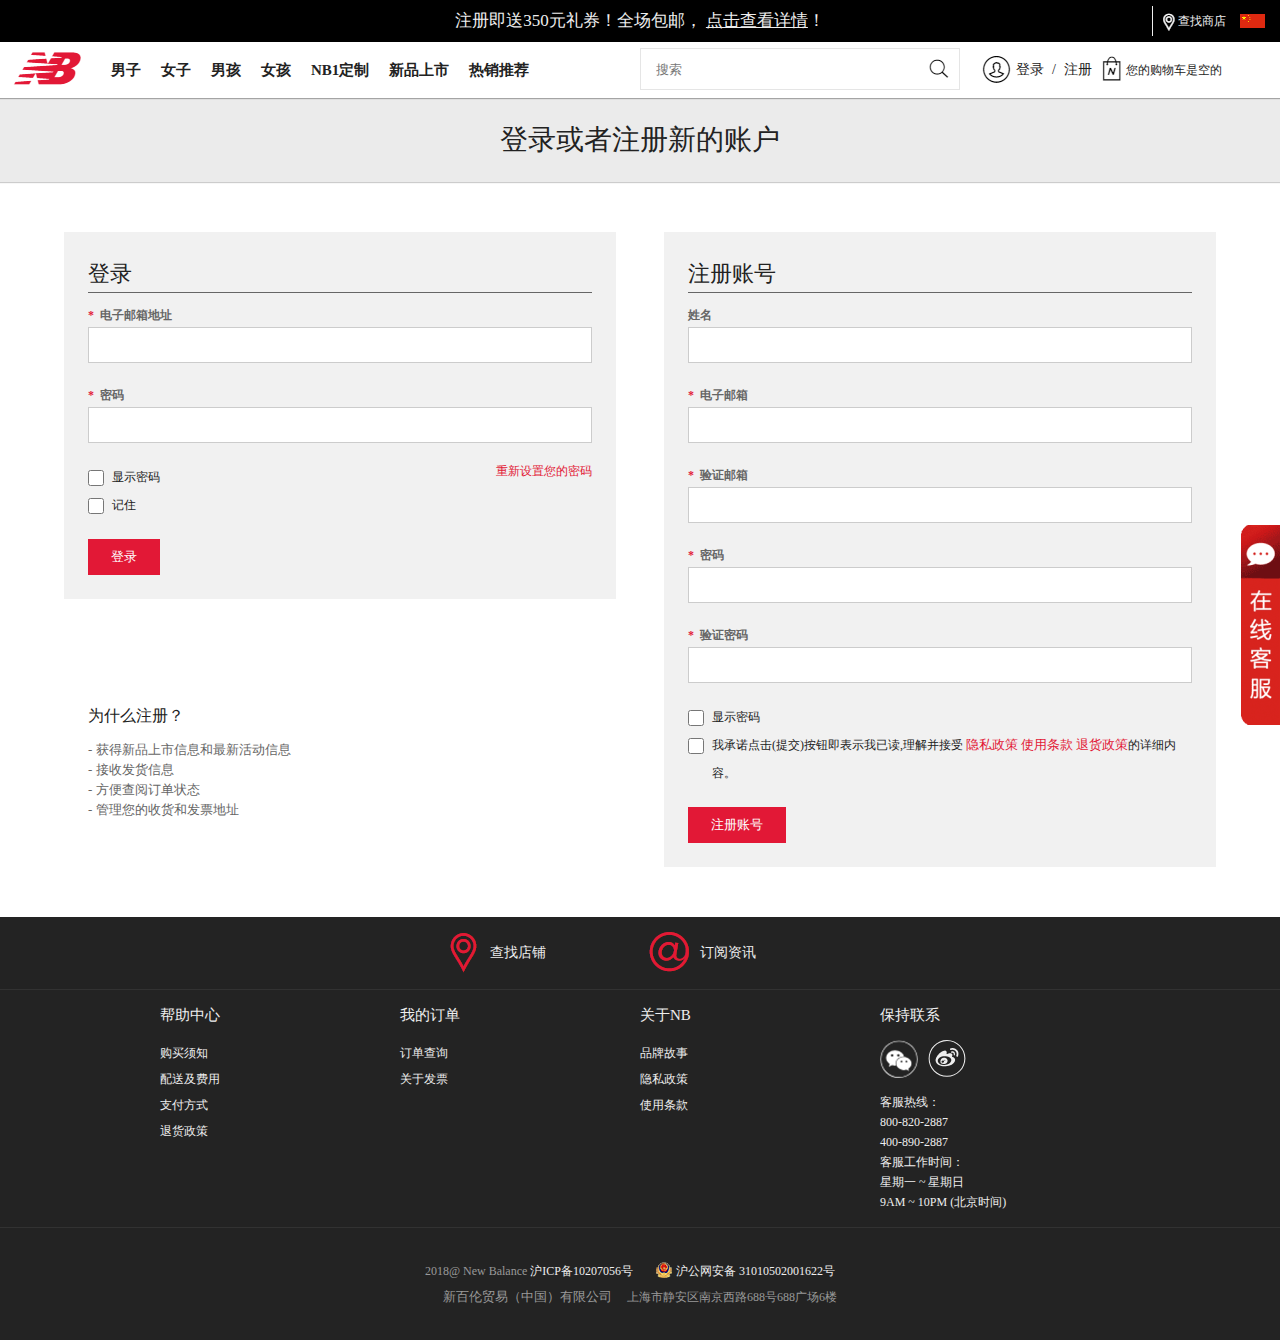
<file: page/login.html>
<!DOCTYPE html>
<html lang="zh">

<head>
    <meta charset="UTF-8">
    <meta name="viewport" content="width=device-width, initial-scale=1.0">
    <meta http-equiv="X-UA-Compatible" content="ie=edge">
    <title>Log In or Create NB Account</title>
    <link rel="shortcut icon" href="../favicon.ico" type="image/x-icon">
    <link rel="stylesheet" href="../css/share.css">
    <link rel="stylesheet" href="../css/login.css">
</head>

<body>
    <header>
        <div class="hd-ad">
            <a href="">注册即送350元礼券！全场包邮，
                <span>点击查看详情</span>！</a>
        </div>
        <div class="hd-location">
            <span class="line"></span>
            <a href="" class="findstore">
                <span>查找商店</span>
            </a>
            <a href="" class="flag"></a>
        </div>
    </header>
    <!-- 导航栏 -->
    <div class="navbar clearfix">
        <div class="logo">
            <a href="../index.html"></a>
        </div>
        <nav>
            <ul class="clearfix xiala-nav">
                <li class="li">
                    <a href="male.html">男子</a>
                    <div class="hidden-box">
                        <div class="hid-list-box male l-box">
                            <ul class="light">
                                <li>
                                    <a href="">鞋子</a>
                                </li>
                                <li>
                                    <a href="">凉鞋</a>
                                </li>
                                <li>
                                    <a href="">休闲</a>
                                </li>
                                <li>
                                    <a href="">跑步</a>
                                </li>
                                <li>
                                    <a href="">滑板</a>
                                </li>
                                <li>
                                    <a href="">训练</a>
                                </li>
                                <li>
                                    <a href="">英美产</a>
                                </li>
                                <li>
                                    <a href="">查看所有 鞋子</a>
                                </li>
                            </ul>
                            <ul class="light">
                                <li>
                                    <a href="">服装/配饰</a>
                                </li>
                                <li>
                                    <a href="">T恤/背心</a>
                                </li>
                                <li>
                                    <a href="">套头卫衣</a>
                                </li>
                                <li>
                                    <a href="">外套</a>
                                </li>
                                <li>
                                    <a href="">运动上衣</a>
                                </li>
                                <li>
                                    <a href="">短裤</a>
                                </li>
                                <li>
                                    <a href="">休闲裤装</a>
                                </li>
                                <li>
                                    <a href="">运动裤装</a>
                                </li>
                                <li>
                                    <a href="">配件/装配</a>
                                </li>
                                <li>
                                    <a href="">查看所有 服装/配饰</a>
                                </li>
                            </ul>
                            <ul class="blod">
                                <li>
                                    <a href="">专题推荐</a>
                                </li>
                                <li>
                                    <a href="">限量款发售</a>
                                </li>
                                <li>
                                    <a href="">利物浦系列</a>
                                </li>
                                <li>
                                    <a href="">伦敦马拉松</a>
                                </li>
                                <li>
                                    <a href="">NB X J.CREW</a>
                                </li>
                            </ul>
                            <ul class="hd-img-list">
                                <li>
                                    <a href="">
                                        <div class="img"></div>
                                        <p>574 SPORT系列</p>
                                    </a>
                                </li>
                                <li>
                                    <a href="">
                                        <div class="img"></div>
                                        <p>Fresh Foam Lazr系列</p>
                                    </a>
                                </li>
                                <li>
                                    <a href="">
                                        <div class="img"></div>
                                        <p>Fresh Foam 1080</p>
                                    </a>
                                </li>
                            </ul>
                        </div>
                    </div>
                </li>
                <li class="li">
                    <a href="female.html">女子</a>
                    <div class="hidden-box">
                        <div class="hid-list-box female l-box clearfix">
                            <ul class="light">
                                <li>
                                    <a href="">鞋子</a>
                                </li>
                                <li>
                                    <a href="">凉鞋</a>
                                </li>
                                <li>
                                    <a href="">休闲</a>
                                </li>
                                <li>
                                    <a href="">训练</a>
                                </li>
                                <li>
                                    <a href="">跑步</a>
                                </li>
                                <li>
                                    <a href="">英美产</a>
                                </li>
                                <li>
                                    <a href="">中性款</a>
                                </li>
                                <li>
                                    <a href="">查看所有 鞋子</a>
                                </li>
                            </ul>
                            <ul class="light">
                                <li>
                                    <a href="">服装/配饰</a>
                                </li>
                                <li>
                                    <a href="">T恤/背心</a>
                                </li>
                                <li>
                                    <a href="">套头卫衣</a>
                                </li>
                                <li>
                                    <a href="">外套/夹克</a>
                                </li>
                                <li>
                                    <a href="">运动上衣</a>
                                </li>
                                <li>
                                    <a href="">运动内衣</a>
                                </li>
                                <li>
                                    <a href="">短裤/短裙</a>
                                </li>
                                <li>
                                    <a href="">休闲裤装</a>
                                </li>
                                <li>
                                    <a href="">运动裤装</a>
                                </li>
                                <li>
                                    <a href="">配件/装配</a>
                                </li>
                                <li>
                                    <a href="">查看所有 服装/配饰</a>
                                </li>
                            </ul>
                            <ul class="blod">
                                <li>
                                    <a href="">专题推荐</a>
                                </li>
                                <li>
                                    <a href="">女子训练系列</a>
                                </li>
                                <li>
                                    <a href="">迪士尼合作款</a>
                                </li>
                                <li>
                                    <a href="">伦敦马拉松</a>
                                </li>
                                <li>
                                    <a href="">限量发售款</a>
                                </li>
                                <li>
                                    <a href="">NB WOMEN 女子精选</a>
                                </li>
                                <li>
                                    <a href="">NB X J.CREW</a>
                                </li>
                            </ul>
                            <ul class="hd-img-list">
                                <li>
                                    <a href="">
                                        <div class="img"></div>
                                        <p>574 SPORT系列</p>
                                    </a>
                                </li>
                                <li>
                                    <a href="">
                                        <div class="img"></div>
                                        <p>Fresh Foam Lazr系列</p>
                                    </a>
                                </li>
                                <li>
                                    <a href="">
                                        <div class="img"></div>
                                        <p>Fresh Foam 1080</p>
                                    </a>
                                </li>
                            </ul>
                        </div>
                    </div>
                </li>
                <li class="li">
                    <a href="male.html">男孩</a>
                    <div class="hidden-box">
                        <div class="hid-list-box boy">
                            <ul class="light">
                                <li>
                                    <a href="">鞋子</a>
                                </li>
                                <li>
                                    <a href="">凉鞋</a>
                                </li>
                                <li>
                                    <a href="">跑步</a>
                                </li>
                                <li>
                                    <a href="">小童（0-4岁）</a>
                                </li>
                                <li>
                                    <a href="">中童（4-7岁）</a>
                                </li>
                                <li>
                                    <a href="">大童（7-14岁）</a>
                                </li>
                            </ul>
                            <ul class="hd-img-list">
                                <li>
                                    <a href="">
                                        <div class="img"></div>
                                        <p>574 SPORT系列</p>
                                    </a>
                                </li>
                                <li>
                                    <a href="">
                                        <div class="img"></div>
                                        <p>Fresh Foam Lazr系列</p>
                                    </a>
                                </li>
                                <li>
                                    <a href="">
                                        <div class="img"></div>
                                        <p>Fresh Foam 1080</p>
                                    </a>
                                </li>
                            </ul>
                        </div>
                    </div>
                </li>
                <li class="li">
                    <a href="female.html">女孩</a>
                    <div class="hidden-box">
                        <div class="hid-list-box girl">
                            <ul class="light">
                                <li>
                                    <a href="">鞋子</a>
                                </li>
                                <li>
                                    <a href="">凉鞋</a>
                                </li>
                                <li>
                                    <a href="">跑步</a>
                                </li>
                                <li>
                                    <a href="">小童（0-4岁）</a>
                                </li>
                                <li>
                                    <a href="">中童（4-7岁）</a>
                                </li>
                                <li>
                                    <a href="">大童（7-14岁）</a>
                                </li>
                            </ul>
                            <ul class="hd-img-list">
                                <li>
                                    <a href="">
                                        <div class="img"></div>
                                        <p>574 SPORT系列</p>
                                    </a>           
                                </li>
                                <li>
                                    <a href="">
                                        <div class="img"></div>
                                        <p>Fresh Foam Lazr系列</p>
                                    </a>
                                </li>
                                <li>
                                    <a href="">
                                        <div class="img"></div>
                                        <p>Fresh Foam 1080</p>
                                    </a>
                                </li>
                            </ul>
                        </div>
                    </div>
                </li>
                <li class="li">
                    <a href="#">NB1定制</a>
                    <div class="hidden-box">
                        <div class="hid-list-box nb1">
                            <div class="male-ding">
                                <h3>男士定制</h3>
                                <a href="">
                                    <img src="../img/shoe-img-300.jpg" alt="">
                                    <p>300</p>
                                </a>
                                <a href="">
                                    <img src="../img/shoe-img-574.jpg" alt="">
                                    <p>574</p>
                                </a>
                                <a href="">
                                    <img src="../img/shoe-img-990.jpg" alt="">
                                    <p>990</p>
                                </a>
                                <a href="">
                                    <img src="../img/shoe-img-998.jpg" alt="">
                                    <p>998</p>
                                </a>
                            </div>
                            <div class="female-ding">
                                <h3>女士定制</h3>
                                <a href="">
                                    <img src="../img/shoe-img-300.jpg" alt="">
                                    <p>300</p>
                                </a>
                                <a href="">
                                    <img src="../img/shoe-img-574.jpg" alt="">
                                    <p>574</p>
                                </a>
                                <a href="">
                                    <img src="../img/shoe-img-990.jpg" alt="">
                                    <p>900</p>
                                </a>
                                <a href="">
                                    <img src="../img/shoe-img-998.jpg" alt="">
                                    <p>980</p>
                                </a>
                            </div>
                            <div class="show-logo">
                                <a href="">
                                    <img src="../img/subcat-powernav-evergreen-0801.jpg" alt="">
                                    <p>查看所有NB1鞋款</p>
                                </a>
                            </div>
                        </div>
                    </div>
                </li>
                <li class="li">
                    <a href="#">新品上市</a>
                    <div class="hidden-box">
                        <div class="hid-list-box">
                            <a href="male.html">男士新品</a>
                            <a href="female.html">女士新品</a>
                        </div>
                    </div>
                </li>
                <li class="li">
                    <a href="javascript:;">热销推荐</a>
                    <div class="hidden-box">
                        <div class="hid-list-box">
                            <a href="male.html">男士热销</a>
                            <a href="female.html">女士热销</a>
                        </div>
                    </div>
                </li>
            </ul>
        </nav>
        <div class="bar-right">
            <div class="hidden-logo">
                <a href="" class="hd-my"></a>
                <a href="../index.html" class="hd-logo"></a>
                <a href="" class="hd-menu"></a>
            </div>
            <div class="search-box">
                <form action="">
                    <input type="text" name="text" placeholder="搜索">
                    <input type="submit" value="">
                </form>
            </div>
            <div class="login-register">
                <a href="login.html">
                    <span class="login-ico"></span>
                    <span class="word">登录</span>
                </a>
                <a class="register" href="login.html">注册</a>
            </div>
            <div class="car">
                <a href="">
                    <span class="car-ico"></span>
                    <span class="car-words">您的购物车是空的</span>
                </a>
            </div>
        </div>
    </div>
    <!-- 页面大标题 -->
    <div class="log-title">
        <h1>登录或者注册新的账户</h1>
    </div>
    <!-- 登录和注册框 -->
    <div class="cnt-log-main">
        <div class="cnt-row clearfix">
            <div class="login-cnt">
                <h2>登录</h2>
                <form action="" method="POST" id="login" novalidate autocomplete="off">
                    <label>
                        <div class="dec">
                            <span class="red">*</span>电子邮箱地址
                        </div>
                        <div>
                            <input type="email" name="username" id="username">
                            <p class="warning">请输入一个有效的电子邮箱地址</p>
                        </div>
                        
                    </label>
                    <label>
                        <div class="dec">
                            <span class="red">*</span>密码</div>
                        <div>
                            <input type="password" name="pwd" id="password">
                            <p class="warning">请至少输入 8 个字符密码</p>
                        </div>
                    </label>
                    <p>
                        <label>
                            <input type="checkbox" name="show" class="show">显示密码</label>
                        <a href="" class="reset">重新设置您的密码</a>
                    </p>
                    <p>
                        <label>
                            <input type="checkbox" name="remember">记住</label>
                    </p>
                    <input type="submit" id="login-btn" value="登录">
                </form>
            </div>
            <div class="register-cnt">
                <h2>注册账号</h2>
                <form action="" method="POST" id="register" novalidate autocomplete="off">
                    <label>
                        <div class="dec">姓名</div>
                        <div>
                            <input type="text" name="username" id="name">
                        </div>
                    </label>
                    <label>
                        <div class="dec">
                            <span class="red">*</span>电子邮箱</div>
                        <div>
                            <input type="email" name="email" id="email">
                            <p class="warning">请输入一个有效的电子邮箱地址</p>
                        </div>
                    </label>
                    <label>
                        <div class="dec">
                            <span class="red">*</span>验证邮箱</div>
                        <div>
                            <input type="email" name="reemail" id="reemail">
                            <p class="warning">请输入一个有效的电子邮箱地址</p>
                        </div>
                    </label>
                    <label>
                        <div class="dec">
                            <span class="red">*</span>密码</div>
                        <div>
                            <input type="password" name="pwd" id="pwd">
                            <p class="warning">请至少输入 8 个字符密码</p>
                        </div>
                    </label>
                    <label>
                        <div class="dec">
                            <span class="red">*</span>验证密码</div>
                        <div>
                            <input type="password" name="repwd" id="repwd">
                            <p class="warning">请至少输入 8 个字符密码</p>
                        </div>
                    </label>
                    <p>
                        <label>
                            <input type="checkbox" name="show" class="re-show">显示密码</label>
                    </p>
                    <p class="indent">
                        <label>
                            <input type="checkbox" name="promise" id="promise"><span>我承诺点击(提交)按钮即表示我已读,理解并接受
                                <a class="zhence" href="">隐私政策</a>
                                <a class="zhence" href="">使用条款</a>
                                <a class="zhence" href="">退货政策</a>的详细内容。</span>
                        </label>
                        <p class="warning lastcheck">请查看隐私政策及使用条款，并勾选复选框</p>
                    </p>
                    <input type="submit" value="注册账号">
                </form>
            </div>
            <div class="login-text">
                <h3>为什么注册？</h3>
                <ul>
                    <li>- 获得新品上市信息和最新活动信息</li>
                    <li>- 接收发货信息</li>
                    <li>- 方便查阅订单状态</li>
                    <li>- 管理您的收货和发票地址</li>
                </ul>
            </div>
        </div>
    </div>
    <!-- 尾部 -->
    <footer>
        <!-- PC端的尾部结构 -->
        <div class="pc">
            <section class="ft-mark">
                <div class="bt-mark1">
                    <a href="">
                        <span>查找店铺</span>
                    </a>
                </div>
                <div class="bt-mark2">
                    <a href="">
                        <span>订阅资讯</span>
                    </a>
                </div>
            </section>
            <section class="ft-nav">
                <div class="ft-nav-box clearfix">
                    <div class="help">
                        <h5>帮助中心</h5>
                        <ul>
                            <li>
                                <a href="">购买须知</a>
                            </li>
                            <li>
                                <a href="">配送及费用</a>
                            </li>
                            <li>
                                <a href="">支付方式</a>
                            </li>
                            <li>
                                <a href="">退货政策</a>
                            </li>
                        </ul>
                    </div>
                    <div class="mylist">
                        <h5>我的订单</h5>
                        <ul>
                            <li>
                                <a href="">订单查询</a>
                            </li>
                            <li>
                                <a href="">关于发票</a>
                            </li>
                        </ul>
                    </div>
                    <div class="about-nb">
                        <h5>关于NB</h5>
                        <ul>
                            <li>
                                <a href="">品牌故事</a>
                            </li>
                            <li>
                                <a href="">隐私政策</a>
                            </li>
                            <li>
                                <a href="">使用条款</a>
                            </li>
                        </ul>
                    </div>
                    <div class="contact">
                        <h5>保持联系</h5>
                        <ul>
                            <li>
                                <a href="" class="weixin-ico"></a>
                                <a href="" class="weibo-ico"></a>
                            </li>
                            <li>客服热线：</li>
                            <li>800-820-2887</li>
                            <li>400-890-2887</li>
                            <li>客服工作时间：</li>
                            <li>星期一 ~ 星期日</li>
                            <li>9AM ~ 10PM (北京时间)</li>
                        </ul>
                    </div>
                </div>
            </section>
            <section class="copyright">
                <p>2018@ New Balance
                    <a href="">沪ICP备10207056号</a>
                    <a href="" class="beian">沪公网安备 31010502001622号 </a>
                </p>
                <p class="dizhi">
                    <span>新百伦贸易（中国）有限公司</span>上海市静安区南京西路688号688广场6楼</p>
            </section>
        </div>
        <!-- 手机端的尾部结构 -->
        <div class="phone">
            <section class="ph-mark">
                <a href="" class="ph-dianpu">查找店铺</a>
                <a href="" class="ph-dingyue">订阅资讯</a>
            </section>
            <section class="ph-nav">
                <a href="">帮助中心</a>
                <a href="">我的订单</a>
                <a href="">关于NB</a>
                <a href="">保持联系</a>
                <a href="">选择国家/地区</a>
            </section>
            <section class="ph-copright">
                <p>2018@ New Balance
                    <a href="">沪ICP备10207056号</a>
                </p>
                <p>
                    <a href="" class="beian">沪公网安备 31010502001622号 </a>
                </p>
                <p class="dizhi">
                    <span>新百伦贸易（中国）有限公司</span>
                </p>
                <p>上海市静安区南京西路688号688广场6楼</p>
            </section>
        </div>
    </footer>
    <div class="chat-img">
        <a href="">
            <img src="../img/floating-chat-icon.png" alt="">
        </a>
    </div>
    <a href="#top" class="gotop"></a>
    <div class="meng"></div>
    <script src="../js/index.js"></script>
    <script src="../js/login.js"></script>
</body>

</html>
</file>
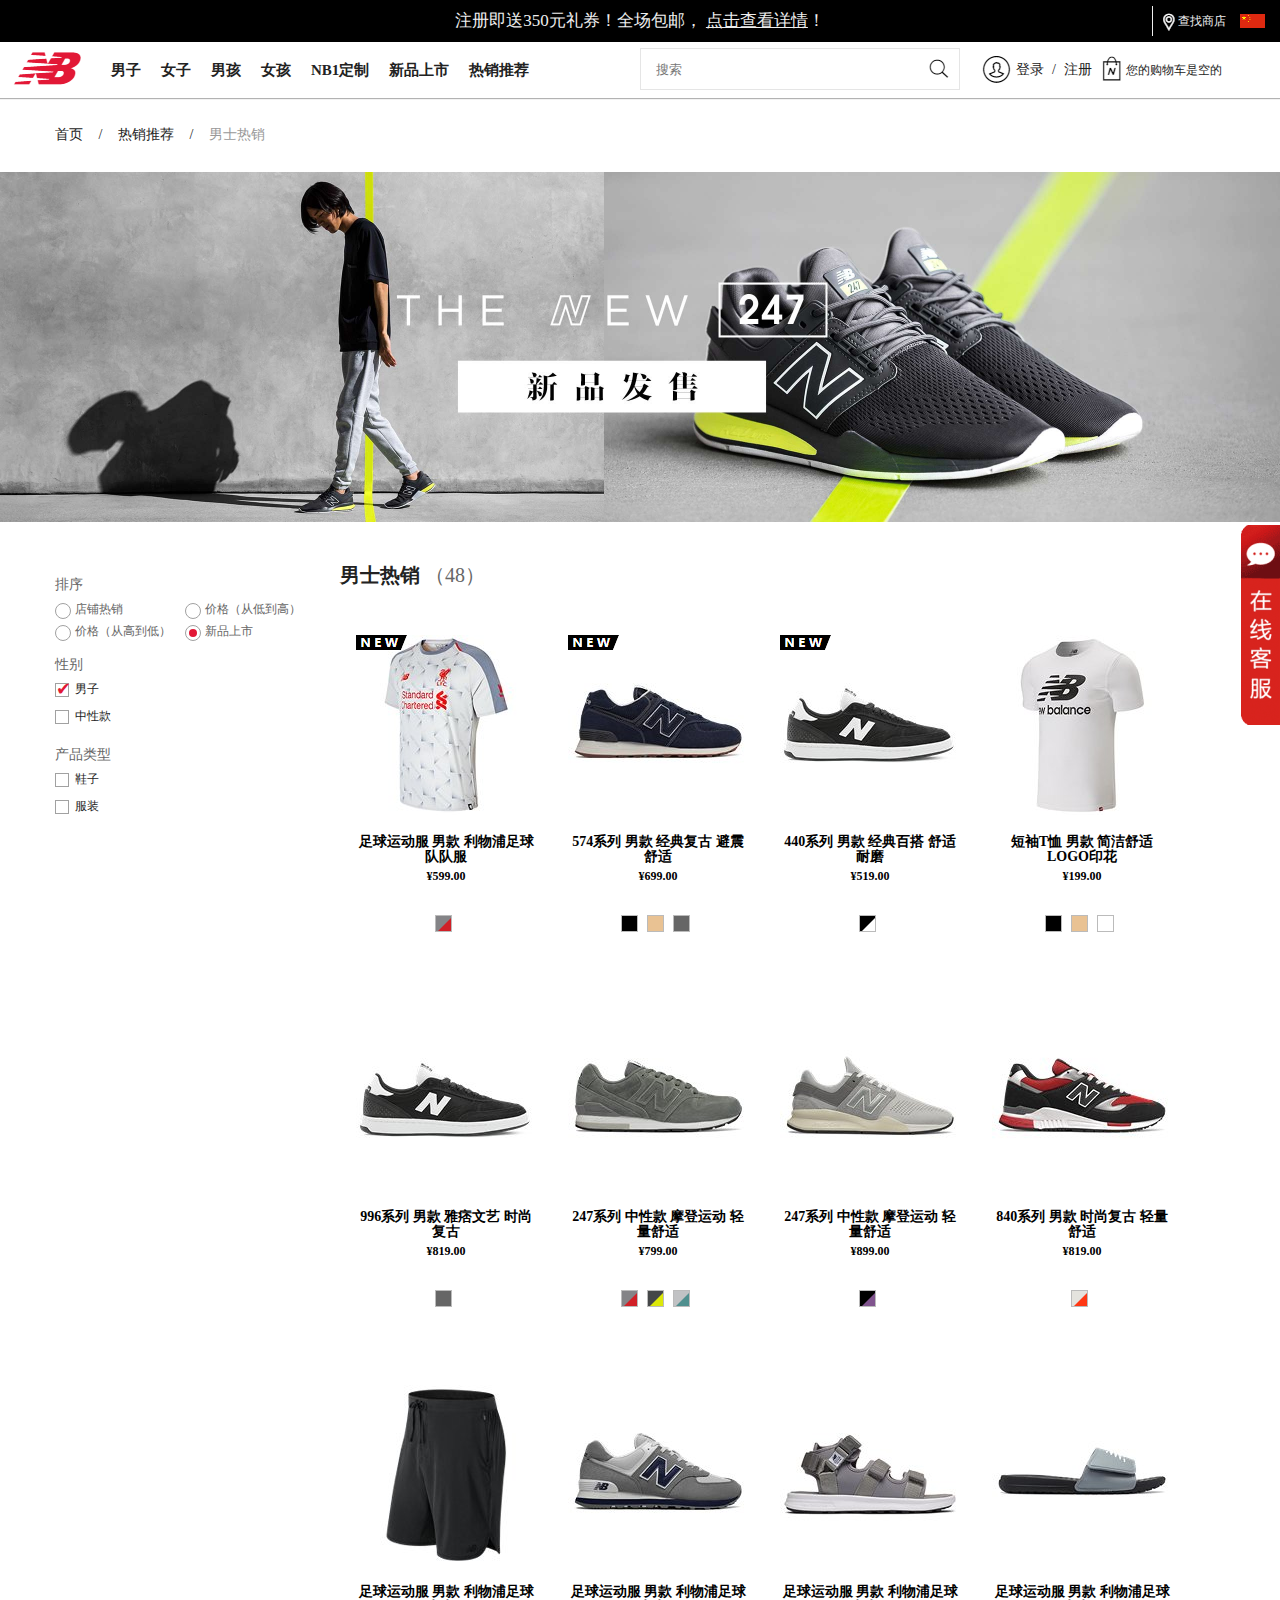
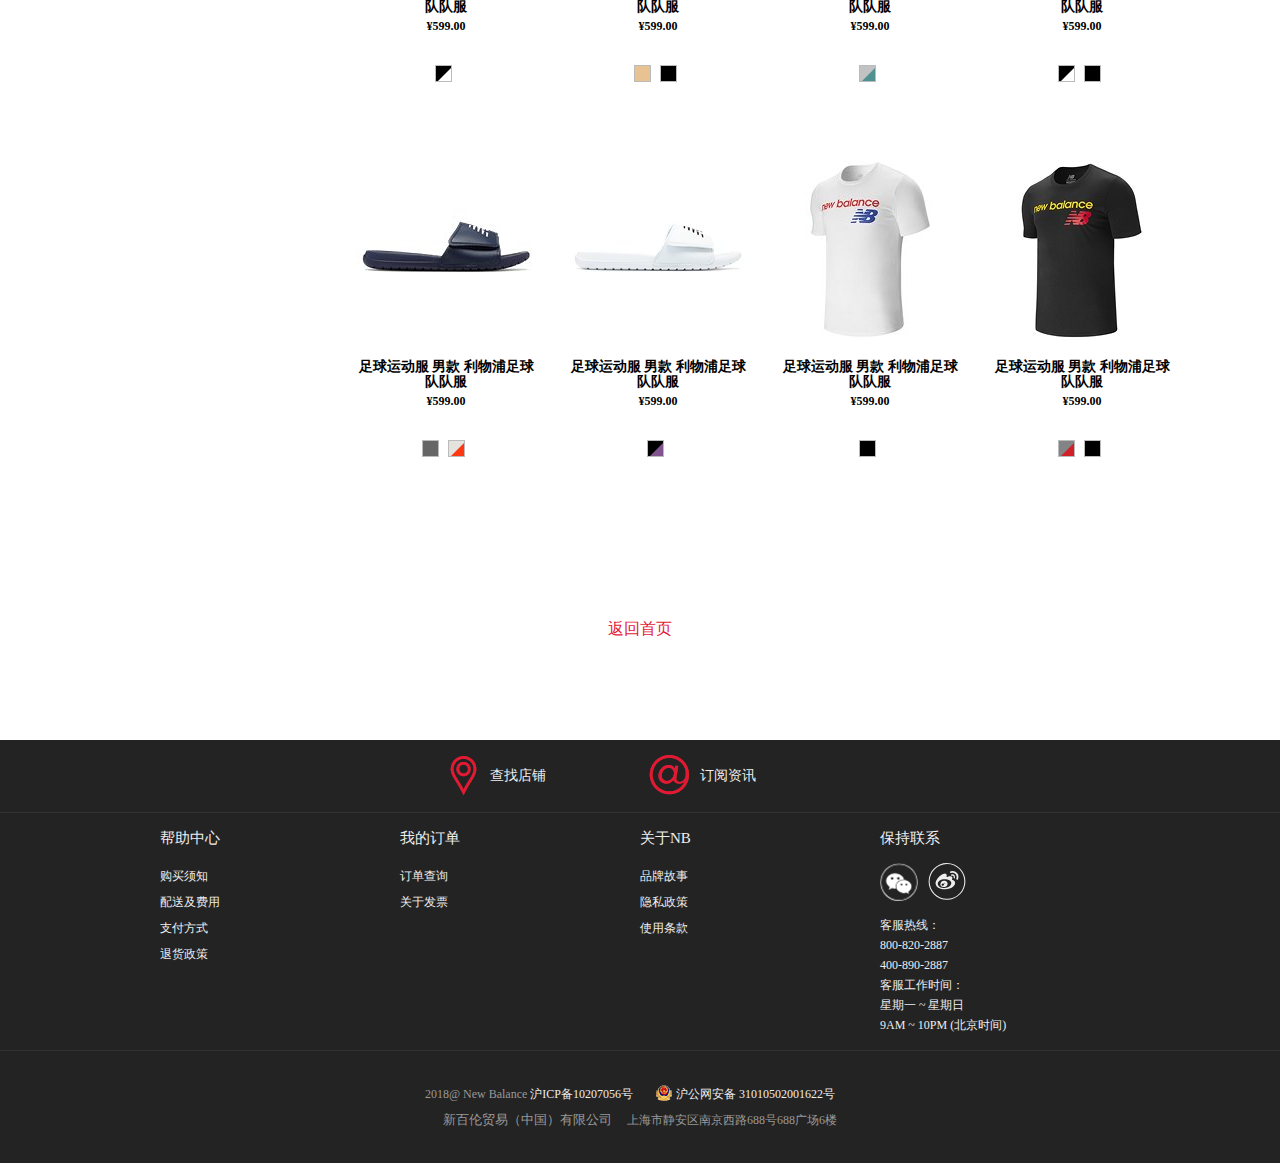
<file: page/male.html>
<!DOCTYPE html>
<html lang="zh">

<head>
    <meta charset="UTF-8">
    <meta name="viewport" content="width=device-width, initial-scale=1.0">
    <meta http-equiv="X-UA-Compatible" content="ie=edge">
    <title>男士热销</title>
    <link rel="shortcut icon" href="../favicon.ico" type="image/x-icon">
    <link rel="stylesheet" href="../css/share.css">
    <link rel="stylesheet" href="../css/hot.css">
</head>

<body>
    <!-- 头部广告 -->
    <header>
        <div class="hd-ad">
            <a href="">注册即送350元礼券！全场包邮，
                <span>点击查看详情</span>！</a>
        </div>
        <div class="hd-location">
            <span class="line"></span>
            <a href="" class="findstore">
                <span>查找商店</span>
            </a>
            <a href="" class="flag"></a>
        </div>
    </header>
    <!-- 导航栏开始 -->
    <div class="navbar clearfix">
        <div class="logo">
            <a href="../index.html"></a>
        </div>
        <nav>
            <ul class="clearfix xiala-nav">
                <li class="li">
                    <a href="male.html">男子</a>
                    <div class="hidden-box">
                        <div class="hid-list-box male l-box">
                            <ul class="light">
                                <li>
                                    <a href="">鞋子</a>
                                </li>
                                <li>
                                    <a href="">凉鞋</a>
                                </li>
                                <li>
                                    <a href="">休闲</a>
                                </li>
                                <li>
                                    <a href="">跑步</a>
                                </li>
                                <li>
                                    <a href="">滑板</a>
                                </li>
                                <li>
                                    <a href="">训练</a>
                                </li>
                                <li>
                                    <a href="">英美产</a>
                                </li>
                                <li>
                                    <a href="">查看所有 鞋子</a>
                                </li>
                            </ul>
                            <ul class="light">
                                <li>
                                    <a href="">服装/配饰</a>
                                </li>
                                <li>
                                    <a href="">T恤/背心</a>
                                </li>
                                <li>
                                    <a href="">套头卫衣</a>
                                </li>
                                <li>
                                    <a href="">外套</a>
                                </li>
                                <li>
                                    <a href="">运动上衣</a>
                                </li>
                                <li>
                                    <a href="">短裤</a>
                                </li>
                                <li>
                                    <a href="">休闲裤装</a>
                                </li>
                                <li>
                                    <a href="">运动裤装</a>
                                </li>
                                <li>
                                    <a href="">配件/装配</a>
                                </li>
                                <li>
                                    <a href="">查看所有 服装/配饰</a>
                                </li>
                            </ul>
                            <ul class="blod">
                                <li>
                                    <a href="">专题推荐</a>
                                </li>
                                <li>
                                    <a href="">限量款发售</a>
                                </li>
                                <li>
                                    <a href="">利物浦系列</a>
                                </li>
                                <li>
                                    <a href="">伦敦马拉松</a>
                                </li>
                                <li>
                                    <a href="">NB X J.CREW</a>
                                </li>
                            </ul>
                            <ul class="hd-img-list">
                                <li>
                                    <a href="">
                                        <div class="img"></div>
                                        <p>574 SPORT系列</p>
                                    </a>
                                </li>
                                <li>
                                    <a href="">
                                        <div class="img"></div>
                                        <p>Fresh Foam Lazr系列</p>
                                    </a>
                                </li>
                                <li>
                                    <a href="">
                                        <div class="img"></div>
                                        <p>Fresh Foam 1080</p>
                                    </a>
                                </li>
                            </ul>
                        </div>
                    </div>
                </li>
                <li class="li">
                    <a href="female.html">女子</a>
                    <div class="hidden-box">
                        <div class="hid-list-box female l-box clearfix">
                            <ul class="light">
                                <li>
                                    <a href="">鞋子</a>
                                </li>
                                <li>
                                    <a href="">凉鞋</a>
                                </li>
                                <li>
                                    <a href="">休闲</a>
                                </li>
                                <li>
                                    <a href="">训练</a>
                                </li>
                                <li>
                                    <a href="">跑步</a>
                                </li>
                                <li>
                                    <a href="">英美产</a>
                                </li>
                                <li>
                                    <a href="">中性款</a>
                                </li>
                                <li>
                                    <a href="">查看所有 鞋子</a>
                                </li>
                            </ul>
                            <ul class="light">
                                <li>
                                    <a href="">服装/配饰</a>
                                </li>
                                <li>
                                    <a href="">T恤/背心</a>
                                </li>
                                <li>
                                    <a href="">套头卫衣</a>
                                </li>
                                <li>
                                    <a href="">外套/夹克</a>
                                </li>
                                <li>
                                    <a href="">运动上衣</a>
                                </li>
                                <li>
                                    <a href="">运动内衣</a>
                                </li>
                                <li>
                                    <a href="">短裤/短裙</a>
                                </li>
                                <li>
                                    <a href="">休闲裤装</a>
                                </li>
                                <li>
                                    <a href="">运动裤装</a>
                                </li>
                                <li>
                                    <a href="">配件/装配</a>
                                </li>
                                <li>
                                    <a href="">查看所有 服装/配饰</a>
                                </li>
                            </ul>
                            <ul class="blod">
                                <li>
                                    <a href="">专题推荐</a>
                                </li>
                                <li>
                                    <a href="">女子训练系列</a>
                                </li>
                                <li>
                                    <a href="">迪士尼合作款</a>
                                </li>
                                <li>
                                    <a href="">伦敦马拉松</a>
                                </li>
                                <li>
                                    <a href="">限量发售款</a>
                                </li>
                                <li>
                                    <a href="">NB WOMEN 女子精选</a>
                                </li>
                                <li>
                                    <a href="">NB X J.CREW</a>
                                </li>
                            </ul>
                            <ul class="hd-img-list">
                                <li>
                                    <a href="">
                                        <div class="img"></div>
                                        <p>574 SPORT系列</p>
                                    </a>
                                </li>
                                <li>
                                    <a href="">
                                        <div class="img"></div>
                                        <p>Fresh Foam Lazr系列</p>
                                    </a>
                                </li>
                                <li>
                                    <a href="">
                                        <div class="img"></div>
                                        <p>Fresh Foam 1080</p>
                                    </a>
                                </li>
                            </ul>
                        </div>
                    </div>
                </li>
                <li class="li">
                    <a href="male.html">男孩</a>
                    <div class="hidden-box">
                        <div class="hid-list-box boy">
                            <ul class="light">
                                <li>
                                    <a href="">鞋子</a>
                                </li>
                                <li>
                                    <a href="">凉鞋</a>
                                </li>
                                <li>
                                    <a href="">跑步</a>
                                </li>
                                <li>
                                    <a href="">小童（0-4岁）</a>
                                </li>
                                <li>
                                    <a href="">中童（4-7岁）</a>
                                </li>
                                <li>
                                    <a href="">大童（7-14岁）</a>
                                </li>
                            </ul>
                            <ul class="hd-img-list">
                                <li>
                                    <a href="">
                                        <div class="img"></div>
                                        <p>574 SPORT系列</p>
                                    </a>
                                </li>
                                <li>
                                    <a href="">
                                        <div class="img"></div>
                                        <p>Fresh Foam Lazr系列</p>
                                    </a>
                                </li>
                                <li>
                                    <a href="">
                                        <div class="img"></div>
                                        <p>Fresh Foam 1080</p>
                                    </a>
                                </li>
                            </ul>
                        </div>
                    </div>
                </li>
                <li class="li">
                    <a href="female.html">女孩</a>
                    <div class="hidden-box">
                        <div class="hid-list-box girl">
                            <ul class="light">
                                <li>
                                    <a href="">鞋子</a>
                                </li>
                                <li>
                                    <a href="">凉鞋</a>
                                </li>
                                <li>
                                    <a href="">跑步</a>
                                </li>
                                <li>
                                    <a href="">小童（0-4岁）</a>
                                </li>
                                <li>
                                    <a href="">中童（4-7岁）</a>
                                </li>
                                <li>
                                    <a href="">大童（7-14岁）</a>
                                </li>
                            </ul>
                            <ul class="hd-img-list">
                                <li>
                                    <a href="">
                                        <div class="img"></div>
                                        <p>574 SPORT系列</p>
                                    </a>
                                </li>
                                <li>
                                    <a href="">
                                        <div class="img"></div>
                                        <p>Fresh Foam Lazr系列</p>
                                    </a>
                                </li>
                                <li>
                                    <a href="">
                                        <div class="img"></div>
                                        <p>Fresh Foam 1080</p>
                                    </a>
                                </li>
                            </ul>
                        </div>
                    </div>
                </li>
                <li class="li">
                    <a href="#">NB1定制</a>
                    <div class="hidden-box">
                        <div class="hid-list-box nb1">
                            <div class="male-ding">
                                <h3>男士定制</h3>
                                <a href="">
                                    <img src="../img/shoe-img-300.jpg" alt="">
                                    <p>300</p>
                                </a>
                                <a href="">
                                    <img src="../img/shoe-img-574.jpg" alt="">
                                    <p>574</p>
                                </a>
                                <a href="">
                                    <img src="../img/shoe-img-990.jpg" alt="">
                                    <p>990</p>
                                </a>
                                <a href="">
                                    <img src="../img/shoe-img-998.jpg" alt="">
                                    <p>998</p>
                                </a>
                            </div>
                            <div class="female-ding">
                                <h3>女士定制</h3>
                                <a href="">
                                    <img src="../img/shoe-img-300.jpg" alt="">
                                    <p>300</p>
                                </a>
                                <a href="">
                                    <img src="../img/shoe-img-574.jpg" alt="">
                                    <p>574</p>
                                </a>
                                <a href="">
                                    <img src="../img/shoe-img-990.jpg" alt="">
                                    <p>900</p>
                                </a>
                                <a href="">
                                    <img src="../img/shoe-img-998.jpg" alt="">
                                    <p>980</p>
                                </a>
                            </div>
                            <div class="show-logo">
                                <a href="">
                                    <img src="../img/subcat-powernav-evergreen-0801.jpg" alt="">
                                    <p>查看所有NB1鞋款</p>
                                </a>
                            </div>
                        </div>
                    </div>
                </li>
                <li class="li">
                    <a href="#">新品上市</a>
                    <div class="hidden-box">
                        <div class="hid-list-box">
                            <a href="male.html">男士新品</a>
                            <a href="female.html">女士新品</a>
                        </div>
                    </div>
                </li>
                <li class="li">
                    <a href="javascript:;">热销推荐</a>
                    <div class="hidden-box">
                        <div class="hid-list-box">
                            <a href="male.html">男士热销</a>
                            <a href="female.html">女士热销</a>
                        </div>
                    </div>
                </li>
            </ul>
        </nav>
        <div class="bar-right">
            <div class="hidden-logo">
                <a href="login.html" class="hd-my"></a>
                <a href="../index.html" class="hd-logo"></a>
                <a href="" class="hd-menu"></a>
            </div>
            <div class="search-box">
                <form action="">
                    <input type="text" name="text" placeholder="搜索">
                    <input type="submit" value="">
                </form>
            </div>
            <div class="login-register">
                <a href="login.html">
                    <span class="login-ico"></span>
                    <span class="word">登录</span>
                </a>
                <a class="register" href="login.html">注册</a>
            </div>
            <div class="car">
                <a href="">
                    <span class="car-ico"></span>
                    <span class="car-words">您的购物车是空的</span>
                </a>
            </div>
        </div>
    </div>
    <!-- 导航栏结束 -->
    <div class="local-container">
        <p>
            <a href="../index.html">首页</a>
            <span class="line">/</span>
            <a href="../index.html">热销推荐</a>
            <span class="line">/</span>
            <span class="this">男士热销</span>
        </p>
    </div>
    <!-- 页面大图 -->
    <div class="hot-big-img">
        <a href="" class="male"></a>
    </div>
    <!-- 主要内容 -->
    <div class="main clearfix">
        <!-- 侧边栏 -->
        <aside>
            <h3>排序</h3>
            <ul class="paixu clearfix">
                <li>
                    <a href="">店铺热销</a>
                </li>
                <li>
                    <a href="">价格（从低到高）</a>
                </li>
                <li>
                    <a href="">价格（从高到低）</a>
                </li>
                <li>
                    <a href="" class="on">新品上市</a>
                </li>
            </ul>
            <h3>性别</h3>
            <ul class="xuan sex clearfix">
                <li>
                    <a href="" class="select">男子</a>
                </li>
                <li>
                    <a href="">中性款</a>
                </li>
            </ul>
            <h3>产品类型</h3>
            <ul class="xuan sale clearfix">
                <li>
                    <a href="">鞋子</a>
                </li>
                <li>
                    <a href="">服装</a>
                </li>
            </ul>
        </aside>
        <!-- 商品列表开始 -->
        <div class="sales-list">
            <h1>男士热销
                <span>（48）</span>
            </h1>
            <div class="main-cnt clearfix">
                <div class="cnt-list">
                    <a href="">
                        <img src="../img/yifu.jpeg" alt="">
                        <span class="new-logo"></span>
                        <p class="hid-text" title="EXPAND">快捷购</p>
                        <p class="text" title="足球运动服 男款 利物浦足球队队服">足球运动服 男款 利物浦足球队队服</p>
                    </a>
                    <p class="price">¥599.00</p>
                    <div class="change">
                        <a href="" class="gray-red"></a>
                    </div>
                    <p class="hidden">男子 短袖上衣</p>
                </div>

                <div class="cnt-list">
                    <a href="">
                        <img src="../img/xie.jpeg" alt="">
                        <span class="new-logo"></span>
                        <p class="hid-text" title="EXPAND">快捷购</p>
                        <p class="text" title="574系列 男款 经典复古 避震舒适">574系列 男款 经典复古 避震舒适</p>
                    </a>
                    <p class="price">¥699.00</p>
                    <div class="change">
                        <a href="" class="black"></a>
                        <a href="" class="fen"></a>
                        <a href="" class="gray"></a>
                    </div>
                    <p class="hidden">男子 574系列</p>
                </div>

                <div class="cnt-list">
                    <a href="">
                        <img src="../img/xie2.jpeg" alt="">
                        <span class="new-logo"></span>
                        <p class="hid-text" title="EXPAND">快捷购</p>
                        <p class="text" title="440系列 男款 经典百搭 舒适耐磨">440系列 男款 经典百搭 舒适耐磨</p>
                    </a>
                    <p class="price">¥519.00</p>
                    <div class="change">
                        <a href="" class="bl-wh"></a>
                    </div>
                    <p class="hidden">男子 滑板</p>
                </div>

                <div class="cnt-list">
                    <a href="">
                        <img src="../img/yifu1.jpeg" alt="">
                        <p class="hid-text" title="EXPAND">快捷购</p>
                        <p class="text" title="短袖T恤 男款 简洁舒适 LOGO印花">短袖T恤 男款 简洁舒适 LOGO印花</p>
                    </a>
                    <p class="price">¥199.00</p>
                    <div class="change">
                        <a href="" class="black"></a>
                        <a href="" class="fen"></a>
                        <a href="" class=""></a>
                    </div>
                    <p class="hidden">男子 短袖T恤</p>
                </div>

                <div class="cnt-list">
                    <a href="">
                        <img src="../img/xie2.jpeg" alt="">
                        <p class="hid-text" title="EXPAND">快捷购</p>
                        <p class="text" title="996系列 男款 雅痞文艺 时尚复古">996系列 男款 雅痞文艺 时尚复古</p>
                    </a>
                    <p class="price">¥819.00</p>
                    <div class="change">
                        <a href="" class="gray"></a>
                    </div>
                    <p class="hidden">男鞋 996系列</p>
                </div>

                <div class="cnt-list">
                    <a href="">
                        <img src="../img/xie3.jpeg" alt="">
                        <p class="hid-text" title="EXPAND">快捷购</p>
                        <p class="text" title="247系列 中性款 摩登运动 轻量舒适">247系列 中性款 摩登运动 轻量舒适</p>
                    </a>
                    <p class="price">¥799.00</p>
                    <div class="change">
                        <a href="" class="gray-red"></a>
                        <a href="" class="gray-yel"></a>
                        <a href="" class="gray-g"></a>
                    </div>
                    <p class="hidden">鞋子 中性款</p>
                </div>

                <div class="cnt-list">
                    <a href="">
                        <img src="../img/xie4.jpeg" alt="">
                        <p class="hid-text" title="EXPAND">快捷购</p>
                        <p class="text" title="247系列 中性款 摩登运动 轻量舒适">247系列 中性款 摩登运动 轻量舒适</p>
                    </a>
                    <p class="price">¥899.00</p>
                    <div class="change">
                        <a href="" class="bl-p"></a>
                    </div>
                    <p class="hidden">鞋子 中性款</p>
                </div>

                <div class="cnt-list">
                    <a href="">
                        <img src="../img/xie5.jpeg" alt="">
                        <p class="hid-text" title="EXPAND">快捷购</p>
                        <p class="text" title="840系列 男款 时尚复古 轻量舒适">840系列 男款 时尚复古 轻量舒适</p>
                    </a>
                    <p class="price">¥819.00</p>
                    <div class="change">
                        <a href="" class="wh-red"></a>
                    </div>
                    <p class="hidden">男鞋 840系列</p>
                </div>

                <div class="cnt-list">
                    <a href="">
                        <img src="../img/ku.jpeg" alt="">
                        <p class="hid-text" title="EXPAND">快捷购</p>
                        <p class="text">足球运动服 男款 利物浦足球队队服</p>
                    </a>
                    <p class="price">¥599.00</p>
                    <div class="change">
                        <a href="" class="bl-wh"></a>
                    </div>
                    <p class="hidden">男子 短袖上衣</p>
                </div>

                <div class="cnt-list">
                    <a href="">
                        <img src="../img/xie7.jpeg" alt="">
                        <p class="hid-text" title="EXPAND">快捷购</p>
                        <p class="text">足球运动服 男款 利物浦足球队队服</p>
                    </a>
                    <p class="price">¥599.00</p>
                    <div class="change">
                        <a href="" class="fen"></a>
                        <a href="" class="black"></a>
                    </div>
                    <p class="hidden">男子 短袖上衣</p>
                </div>

                <div class="cnt-list">
                    <a href="">
                        <img src="../img/xie8.jpeg" alt="">
                        <p class="hid-text" title="EXPAND">快捷购</p>
                        <p class="text">足球运动服 男款 利物浦足球队队服</p>
                    </a>
                    <p class="price">¥599.00</p>
                    <div class="change">
                        <a href="" class="gray-g"></a>
                    </div>
                    <p class="hidden">男子 短袖上衣</p>
                </div>

                <div class="cnt-list">
                    <a href="">
                        <img src="../img/xie9.jpeg" alt="">
                        <p class="hid-text" title="EXPAND">快捷购</p>
                        <p class="text">足球运动服 男款 利物浦足球队队服</p>
                    </a>
                    <p class="price">¥599.00</p>
                    <div class="change">
                        <a href="" class="bl-wh"></a>
                        <a href="" class="black"></a>
                    </div>
                    <p class="hidden">男子 短袖上衣</p>
                </div>

                <div class="cnt-list">
                    <a href="">
                        <img src="../img/xie10.jpeg" alt="">
                        <p class="hid-text" title="EXPAND">快捷购</p>
                        <p class="text">足球运动服 男款 利物浦足球队队服</p>
                    </a>
                    <p class="price">¥599.00</p>
                    <div class="change">
                        <a href="" class="gray"></a>
                        <a href="" class="wh-red"></a>
                    </div>
                    <p class="hidden">男子 短袖上衣</p>
                </div>

                <div class="cnt-list">
                    <a href="">
                        <img src="../img/xie11.jpeg" alt="">
                        <p class="hid-text" title="EXPAND">快捷购</p>
                        <p class="text">足球运动服 男款 利物浦足球队队服</p>
                    </a>
                    <p class="price">¥599.00</p>
                    <div class="change">
                        <a href="" class="bl-p"></a>
                    </div>
                    <p class="hidden">男子 短袖上衣</p>
                </div>

                <div class="cnt-list">
                    <a href="">
                        <img src="../img/yifu2.jpeg" alt="">
                        <p class="hid-text" title="EXPAND">快捷购</p>
                        <p class="text">足球运动服 男款 利物浦足球队队服</p>
                    </a>
                    <p class="price">¥599.00</p>
                    <div class="change">
                        <a href="" class="black"></a>
                    </div>
                    <p class="hidden">男子 短袖上衣</p>
                </div>

                <div class="cnt-list">
                    <a href="">
                        <img src="../img/yifu3.jpeg" alt="">
                        <p class="hid-text" title="EXPAND">快捷购</p>
                        <p class="text">足球运动服 男款 利物浦足球队队服</p>
                    </a>
                    <p class="price">¥599.00</p>
                    <div class="change">
                        <a href="" class="gray-red"></a>
                        <a href="" class="black"></a>
                    </div>
                    <p class="hidden">男子 短袖上衣</p>
                </div>
            </div>
        </div>
        <!-- 商品列表结束 -->
    </div>
    <div class="back">
        <a href="../index.html">返回首页</a>
    </div>
    <footer>
        <!-- PC端尾部结构开始 -->
        <div class="pc">
            <section class="ft-mark">
                <div class="bt-mark1">
                    <a href="">
                        <span>查找店铺</span>
                    </a>
                </div>
                <div class="bt-mark2">
                    <a href="">
                        <span>订阅资讯</span>
                    </a>
                </div>
            </section>
            <section class="ft-nav">
                <div class="ft-nav-box clearfix">
                    <div class="help">
                        <h5>帮助中心</h5>
                        <ul>
                            <li>
                                <a href="">购买须知</a>
                            </li>
                            <li>
                                <a href="">配送及费用</a>
                            </li>
                            <li>
                                <a href="">支付方式</a>
                            </li>
                            <li>
                                <a href="">退货政策</a>
                            </li>
                        </ul>
                    </div>
                    <div class="mylist">
                        <h5>我的订单</h5>
                        <ul>
                            <li>
                                <a href="">订单查询</a>
                            </li>
                            <li>
                                <a href="">关于发票</a>
                            </li>
                        </ul>
                    </div>
                    <div class="about-nb">
                        <h5>关于NB</h5>
                        <ul>
                            <li>
                                <a href="">品牌故事</a>
                            </li>
                            <li>
                                <a href="">隐私政策</a>
                            </li>
                            <li>
                                <a href="">使用条款</a>
                            </li>
                        </ul>
                    </div>
                    <div class="contact">
                        <h5>保持联系</h5>
                        <ul>
                            <li>
                                <a href="" class="weixin-ico"></a>
                                <a href="" class="weibo-ico"></a>
                            </li>
                            <li>客服热线：</li>
                            <li>800-820-2887</li>
                            <li>400-890-2887</li>
                            <li>客服工作时间：</li>
                            <li>星期一 ~ 星期日</li>
                            <li>9AM ~ 10PM (北京时间)</li>
                        </ul>
                    </div>
                </div>
            </section>
            <section class="copyright">
                <p>2018@ New Balance
                    <a href="">沪ICP备10207056号</a>
                    <a href="" class="beian">沪公网安备 31010502001622号 </a>
                </p>
                <p class="dizhi">
                    <span>新百伦贸易（中国）有限公司</span>上海市静安区南京西路688号688广场6楼</p>
            </section>
        </div>
        <!-- PC端结构结束 -->
        <!-- 手机端尾部结构开始 -->
        <div class="phone">
            <section class="ph-mark">
                <a href="" class="ph-dianpu">查找店铺</a>
                <a href="" class="ph-dingyue">订阅资讯</a>
            </section>
            <section class="ph-nav">
                <a href="">帮助中心</a>
                <a href="">我的订单</a>
                <a href="">关于NB</a>
                <a href="">保持联系</a>
                <a href="">选择国家/地区</a>
            </section>
            <section class="ph-copright">
                <p>2018@ New Balance
                    <a href="">沪ICP备10207056号</a>
                </p>
                <p>
                    <a href="" class="beian">沪公网安备 31010502001622号 </a>
                </p>
                <p class="dizhi">
                    <span>新百伦贸易（中国）有限公司</span>
                </p>
                <p>上海市静安区南京西路688号688广场6楼</p>
            </section>
        </div>
        <!-- 手机端尾部结构结束 -->
    </footer>
    <div class="chat-img">
        <a href="">
            <img src="../img/floating-chat-icon.png" alt="">
        </a>
    </div>
    <a href="#top" class="gotop"></a>
    <div class="meng"></div>
    <script src="../js/index.js"></script>
    <script src="../js/hot.js"></script>
</body>

</html>
</file>
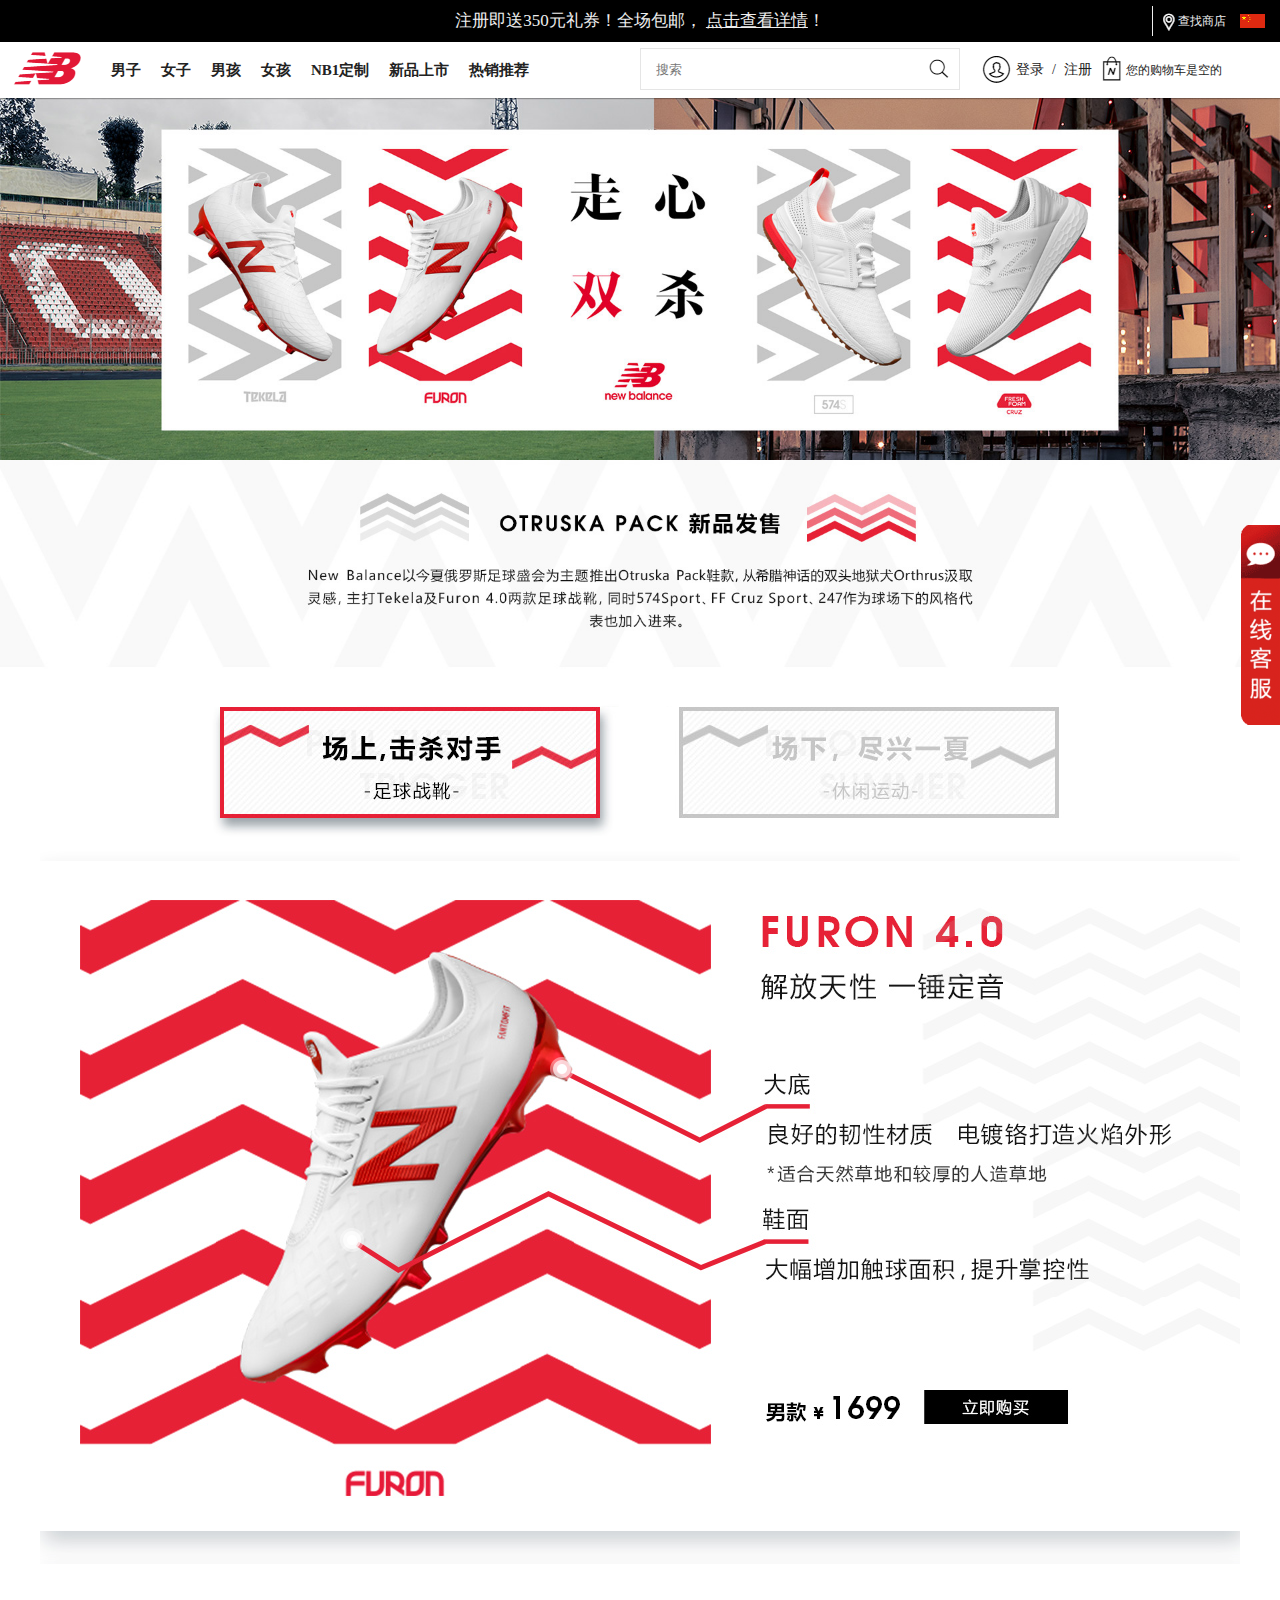
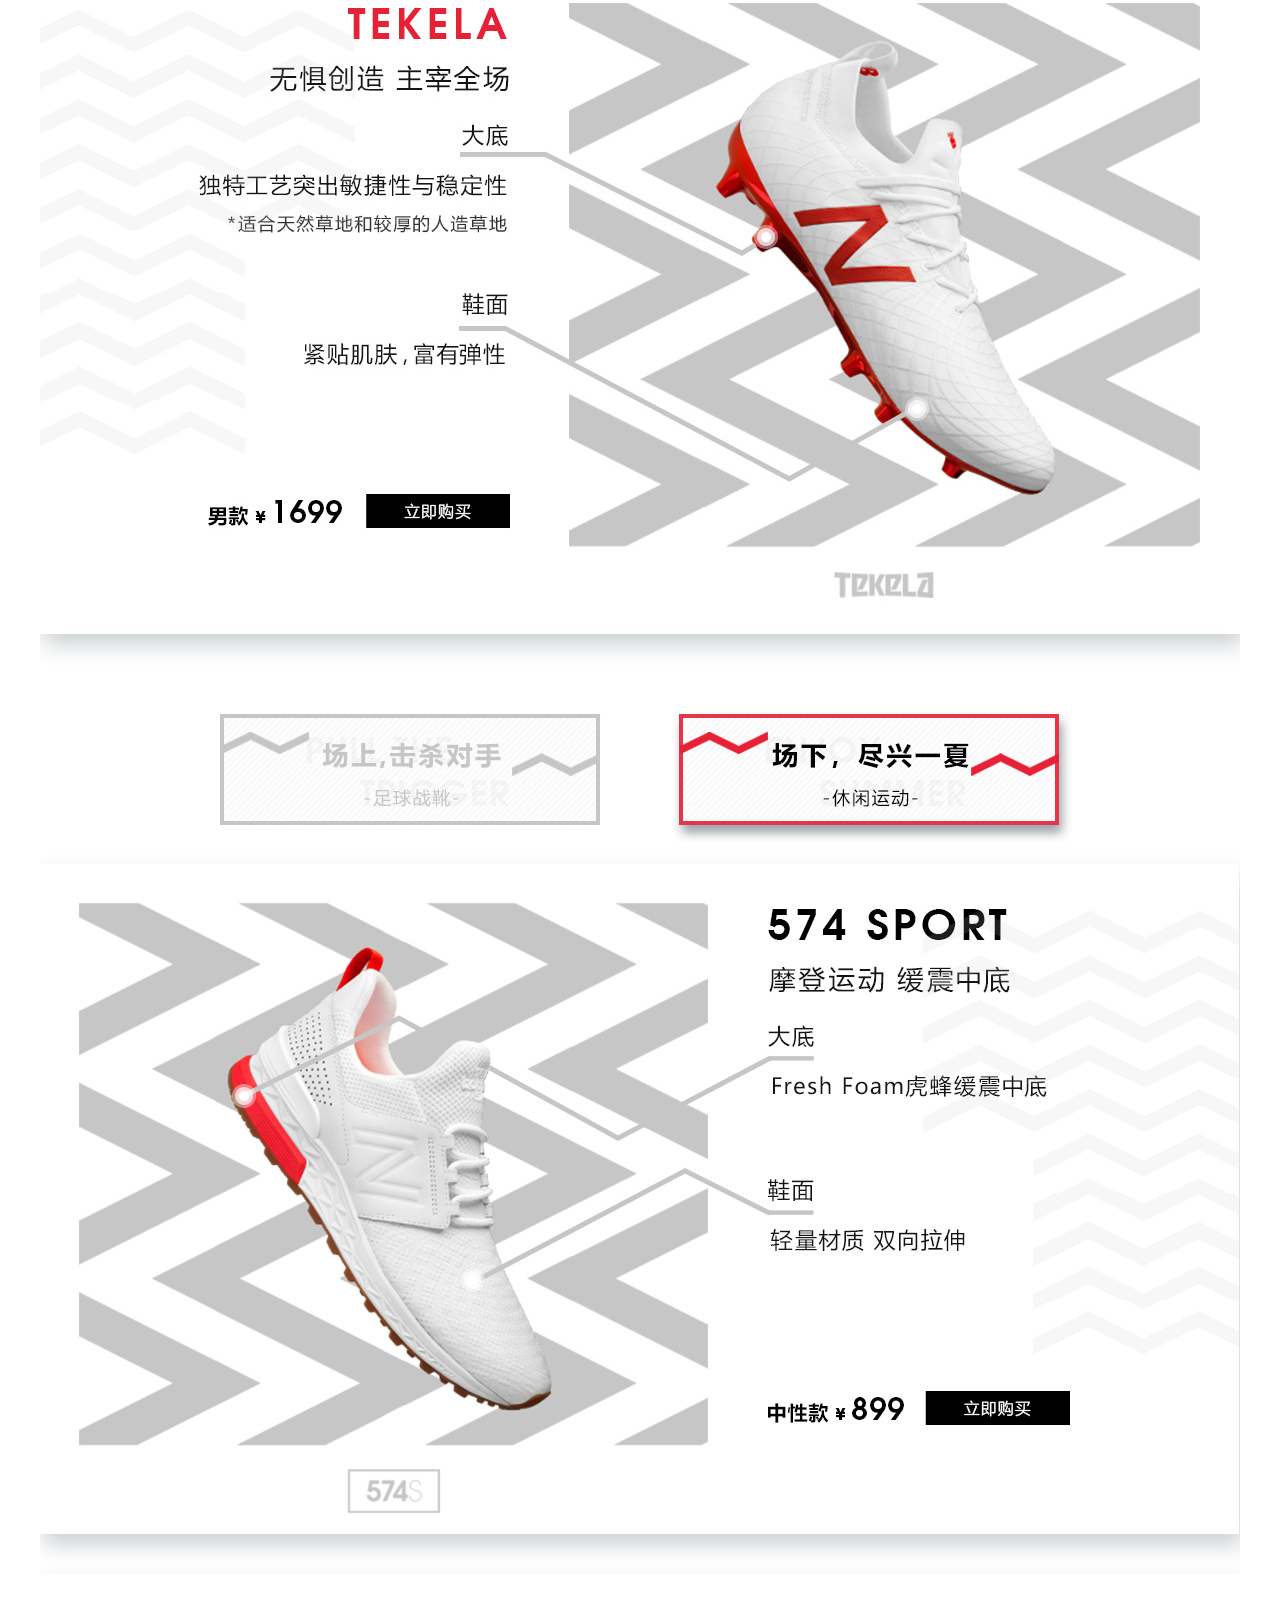
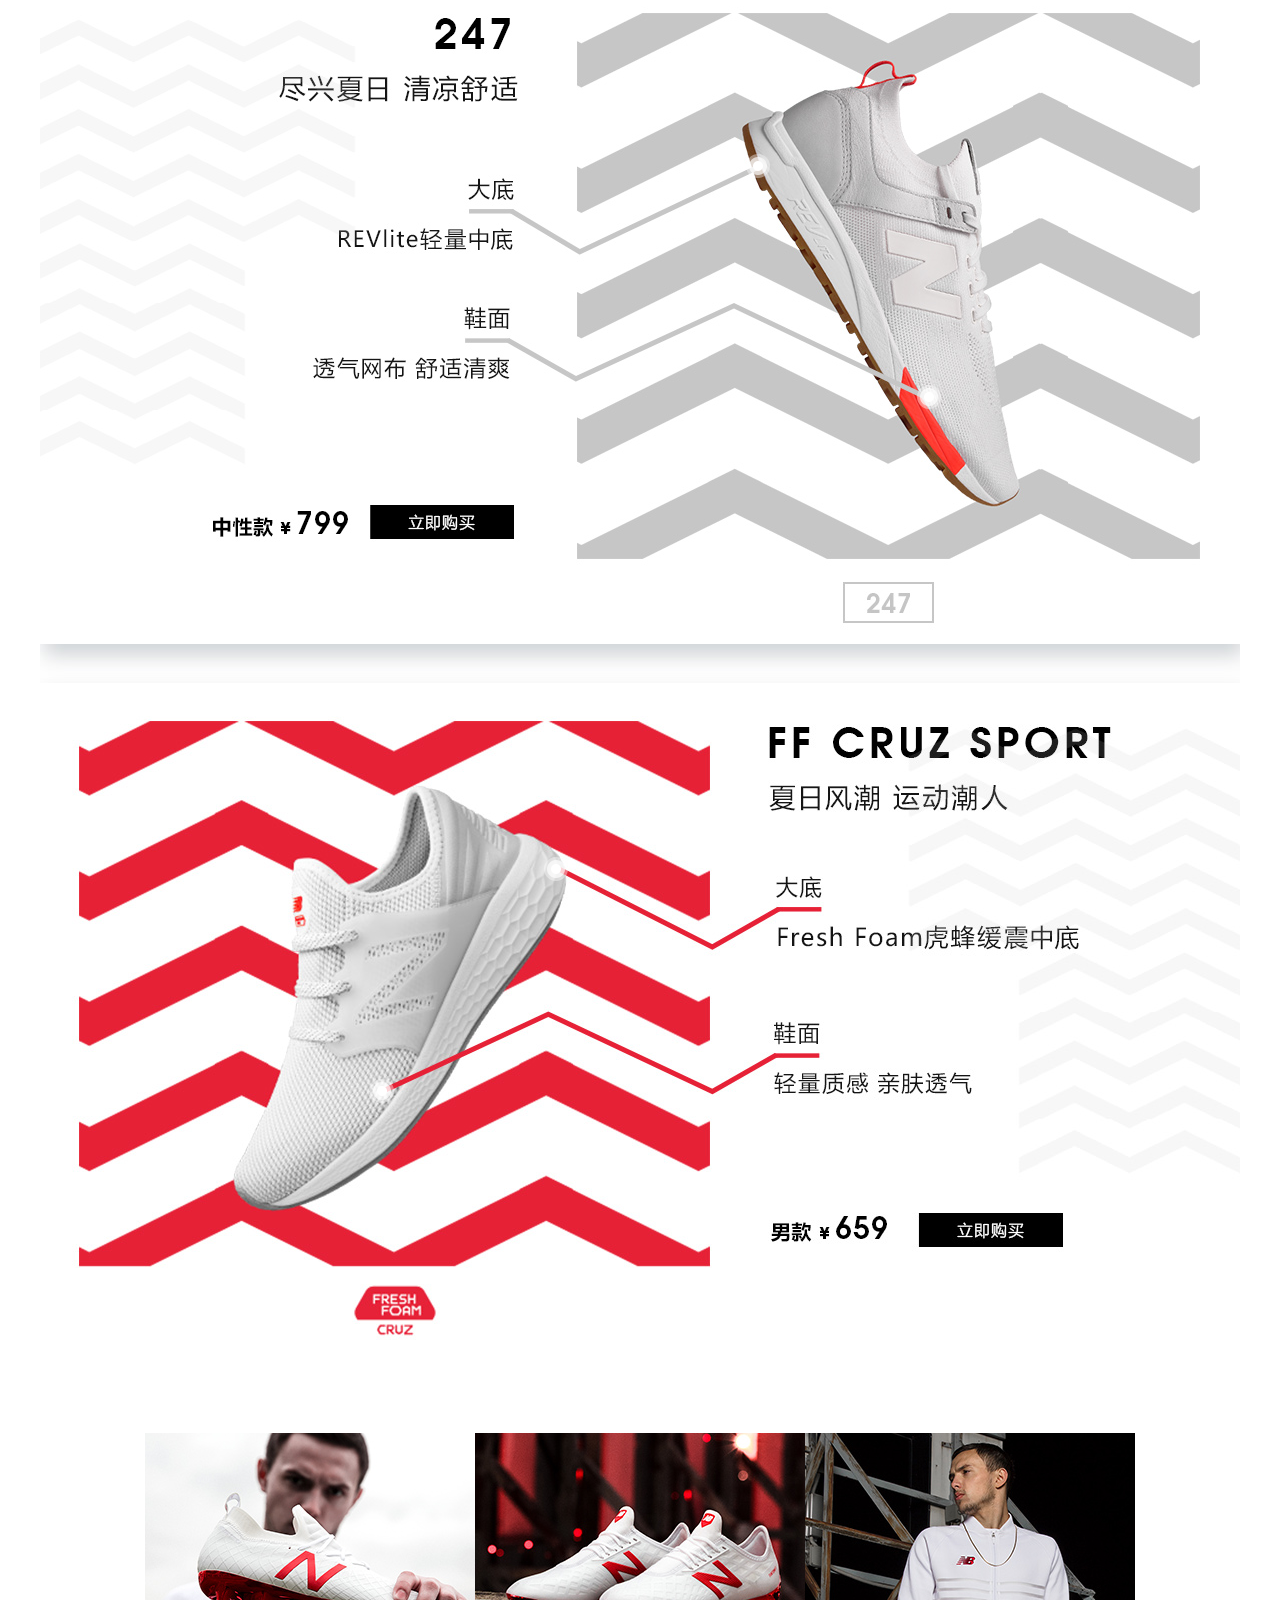
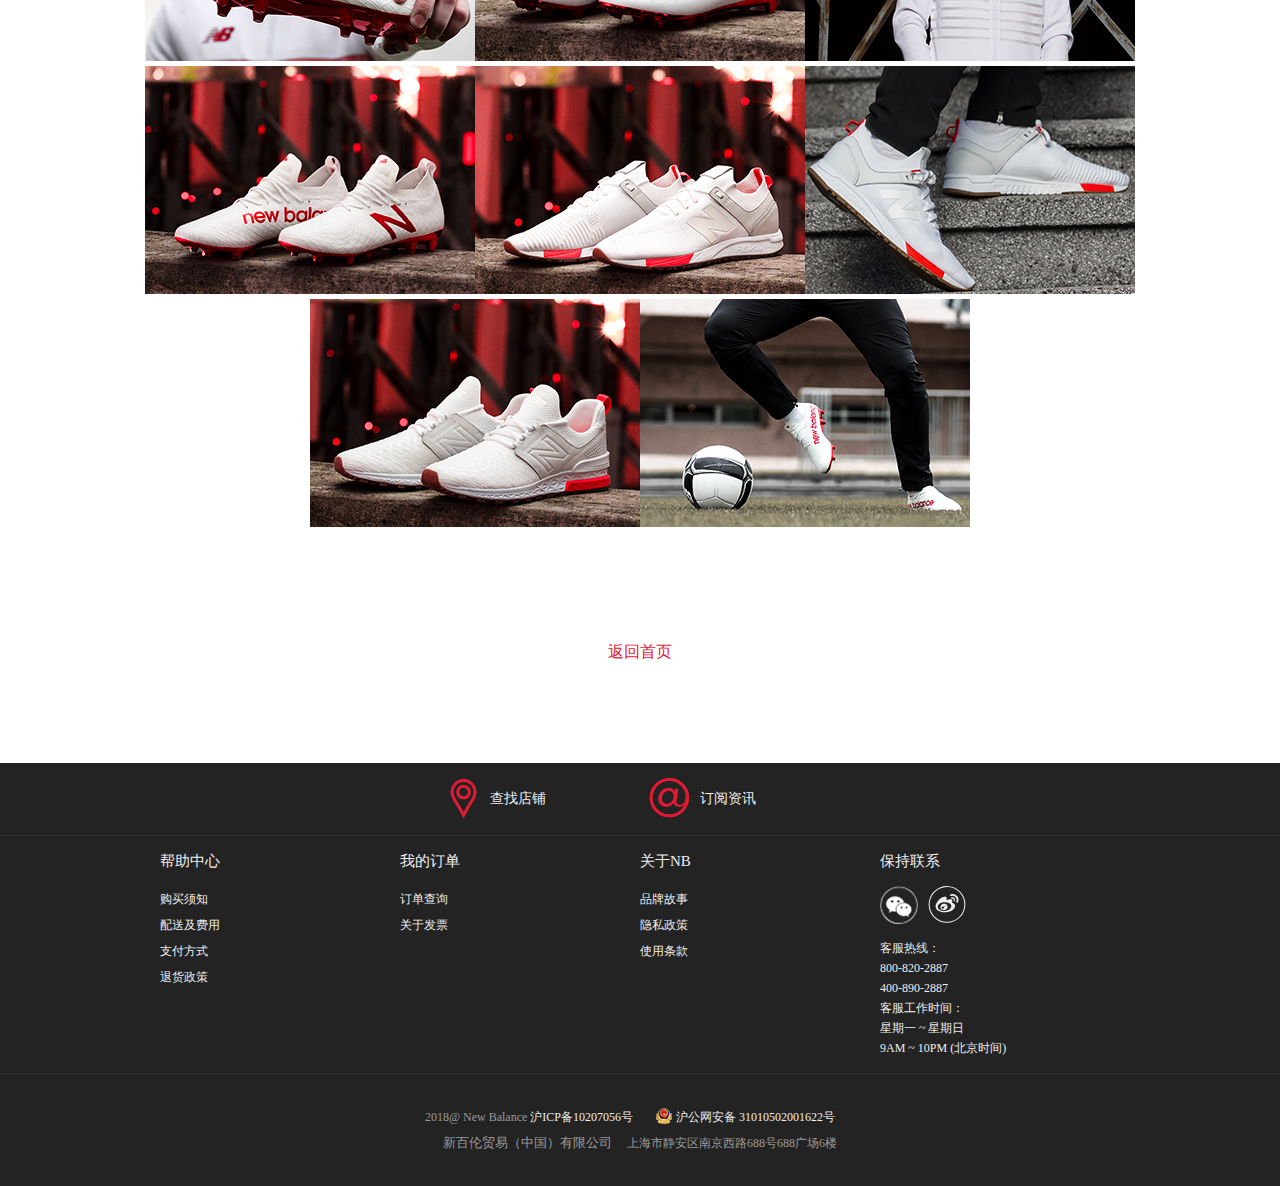
<file: page/shoes.html>
<!DOCTYPE html>
<html lang="zh">

<head>
    <meta charset="UTF-8">
    <meta name="viewport" content="width=device-width, initial-scale=1.0">
    <meta http-equiv="X-UA-Compatible" content="ie=edge">
    <title>走心双杀-足球鞋新品上市</title>
    <link rel="shortcut icon" href="../favicon.ico" type="image/x-icon">
    <link rel="stylesheet" href="../css/share.css">
    <link rel="stylesheet" href="../css/shoes.css">
</head>

<body>
    <header>
        <div class="hd-ad">
            <a href="">注册即送350元礼券！全场包邮，
                <span>点击查看详情</span>！</a>
        </div>
        <div class="hd-location">
            <span class="line"></span>
            <a href="" class="findstore">
                <span>查找商店</span>
            </a>
            <a href="" class="flag"></a>
        </div>
    </header>
    <!-- 导航栏 -->
    <div class="navbar clearfix">
        <div class="logo">
            <a href="../index.html"></a>
        </div>
        <nav>
            <ul class="clearfix xiala-nav">
                <li class="li">
                    <a href="male.html">男子</a>
                    <div class="hidden-box">
                        <div class="hid-list-box male l-box">
                            <ul class="light">
                                <li>
                                    <a href="">鞋子</a>
                                </li>
                                <li>
                                    <a href="">凉鞋</a>
                                </li>
                                <li>
                                    <a href="">休闲</a>
                                </li>
                                <li>
                                    <a href="">跑步</a>
                                </li>
                                <li>
                                    <a href="">滑板</a>
                                </li>
                                <li>
                                    <a href="">训练</a>
                                </li>
                                <li>
                                    <a href="">英美产</a>
                                </li>
                                <li>
                                    <a href="">查看所有 鞋子</a>
                                </li>
                            </ul>
                            <ul class="light">
                                <li>
                                    <a href="">服装/配饰</a>
                                </li>
                                <li>
                                    <a href="">T恤/背心</a>
                                </li>
                                <li>
                                    <a href="">套头卫衣</a>
                                </li>
                                <li>
                                    <a href="">外套</a>
                                </li>
                                <li>
                                    <a href="">运动上衣</a>
                                </li>
                                <li>
                                    <a href="">短裤</a>
                                </li>
                                <li>
                                    <a href="">休闲裤装</a>
                                </li>
                                <li>
                                    <a href="">运动裤装</a>
                                </li>
                                <li>
                                    <a href="">配件/装配</a>
                                </li>
                                <li>
                                    <a href="">查看所有 服装/配饰</a>
                                </li>
                            </ul>
                            <ul class="blod">
                                <li>
                                    <a href="">专题推荐</a>
                                </li>
                                <li>
                                    <a href="">限量款发售</a>
                                </li>
                                <li>
                                    <a href="">利物浦系列</a>
                                </li>
                                <li>
                                    <a href="">伦敦马拉松</a>
                                </li>
                                <li>
                                    <a href="">NB X J.CREW</a>
                                </li>
                            </ul>
                            <ul class="hd-img-list">
                                <li>
                                    <a href="">
                                        <div class="img"></div>
                                        <p>574 SPORT系列</p>
                                    </a>
                                </li>
                                <li>
                                    <a href="">
                                        <div class="img"></div>
                                        <p>Fresh Foam Lazr系列</p>
                                    </a>
                                </li>
                                <li>
                                    <a href="">
                                        <div class="img"></div>
                                        <p>Fresh Foam 1080</p>
                                    </a>
                                </li>
                            </ul>
                        </div>
                    </div>
                </li>
                <li class="li">
                    <a href="female.html">女子</a>
                    <div class="hidden-box">
                        <div class="hid-list-box female l-box clearfix">
                            <ul class="light">
                                <li>
                                    <a href="">鞋子</a>
                                </li>
                                <li>
                                    <a href="">凉鞋</a>
                                </li>
                                <li>
                                    <a href="">休闲</a>
                                </li>
                                <li>
                                    <a href="">训练</a>
                                </li>
                                <li>
                                    <a href="">跑步</a>
                                </li>
                                <li>
                                    <a href="">英美产</a>
                                </li>
                                <li>
                                    <a href="">中性款</a>
                                </li>
                                <li>
                                    <a href="">查看所有 鞋子</a>
                                </li>
                            </ul>
                            <ul class="light">
                                <li>
                                    <a href="">服装/配饰</a>
                                </li>
                                <li>
                                    <a href="">T恤/背心</a>
                                </li>
                                <li>
                                    <a href="">套头卫衣</a>
                                </li>
                                <li>
                                    <a href="">外套/夹克</a>
                                </li>
                                <li>
                                    <a href="">运动上衣</a>
                                </li>
                                <li>
                                    <a href="">运动内衣</a>
                                </li>
                                <li>
                                    <a href="">短裤/短裙</a>
                                </li>
                                <li>
                                    <a href="">休闲裤装</a>
                                </li>
                                <li>
                                    <a href="">运动裤装</a>
                                </li>
                                <li>
                                    <a href="">配件/装配</a>
                                </li>
                                <li>
                                    <a href="">查看所有 服装/配饰</a>
                                </li>
                            </ul>
                            <ul class="blod">
                                <li>
                                    <a href="">专题推荐</a>
                                </li>
                                <li>
                                    <a href="">女子训练系列</a>
                                </li>
                                <li>
                                    <a href="">迪士尼合作款</a>
                                </li>
                                <li>
                                    <a href="">伦敦马拉松</a>
                                </li>
                                <li>
                                    <a href="">限量发售款</a>
                                </li>
                                <li>
                                    <a href="">NB WOMEN 女子精选</a>
                                </li>
                                <li>
                                    <a href="">NB X J.CREW</a>
                                </li>
                            </ul>
                            <ul class="hd-img-list">
                                <li>
                                    <a href="">
                                        <div class="img"></div>
                                        <p>574 SPORT系列</p>
                                    </a>
                                </li>
                                <li>
                                    <a href="">
                                        <div class="img"></div>
                                        <p>Fresh Foam Lazr系列</p>
                                    </a>
                                </li>
                                <li>
                                    <a href="">
                                        <div class="img"></div>
                                        <p>Fresh Foam 1080</p>
                                    </a>
                                </li>
                            </ul>
                        </div>
                    </div>
                </li>
                <li class="li">
                    <a href="male.html">男孩</a>
                    <div class="hidden-box">
                        <div class="hid-list-box boy">
                            <ul class="light">
                                <li>
                                    <a href="">鞋子</a>
                                </li>
                                <li>
                                    <a href="">凉鞋</a>
                                </li>
                                <li>
                                    <a href="">跑步</a>
                                </li>
                                <li>
                                    <a href="">小童（0-4岁）</a>
                                </li>
                                <li>
                                    <a href="">中童（4-7岁）</a>
                                </li>
                                <li>
                                    <a href="">大童（7-14岁）</a>
                                </li>
                            </ul>
                            <ul class="hd-img-list">
                                <li>
                                    <a href="">
                                        <div class="img"></div>
                                        <p>574 SPORT系列</p>
                                    </a>
                                </li>
                                <li>
                                    <a href="">
                                        <div class="img"></div>
                                        <p>Fresh Foam Lazr系列</p>
                                    </a>
                                </li>
                                <li>
                                    <a href="">
                                        <div class="img"></div>
                                        <p>Fresh Foam 1080</p>
                                    </a>
                                </li>
                            </ul>
                        </div>
                    </div>
                </li>
                <li class="li">
                    <a href="female.html">女孩</a>
                    <div class="hidden-box">
                        <div class="hid-list-box girl">
                            <ul class="light">
                                <li>
                                    <a href="">鞋子</a>
                                </li>
                                <li>
                                    <a href="">凉鞋</a>
                                </li>
                                <li>
                                    <a href="">跑步</a>
                                </li>
                                <li>
                                    <a href="">小童（0-4岁）</a>
                                </li>
                                <li>
                                    <a href="">中童（4-7岁）</a>
                                </li>
                                <li>
                                    <a href="">大童（7-14岁）</a>
                                </li>
                            </ul>
                            <ul class="hd-img-list">
                                <li>
                                    <a href="">
                                        <div class="img"></div>
                                        <p>574 SPORT系列</p>
                                    </a>
                                </li>
                                <li>
                                    <a href="">
                                        <div class="img"></div>
                                        <p>Fresh Foam Lazr系列</p>
                                    </a>
                                </li>
                                <li>
                                    <a href="">
                                        <div class="img"></div>
                                        <p>Fresh Foam 1080</p>
                                    </a>
                                </li>
                            </ul>
                        </div>
                    </div>
                </li>
                <li class="li">
                    <a href="#">NB1定制</a>
                    <div class="hidden-box">
                        <div class="hid-list-box nb1">
                            <div class="male-ding">
                                <h3>男士定制</h3>
                                <a href="">
                                    <img src="../img/shoe-img-300.jpg" alt="">
                                    <p>300</p>
                                </a>
                                <a href="">
                                    <img src="../img/shoe-img-574.jpg" alt="">
                                    <p>574</p>
                                </a>
                                <a href="">
                                    <img src="../img/shoe-img-990.jpg" alt="">
                                    <p>990</p>
                                </a>
                                <a href="">
                                    <img src="../img/shoe-img-998.jpg" alt="">
                                    <p>998</p>
                                </a>
                            </div>
                            <div class="female-ding">
                                <h3>女士定制</h3>
                                <a href="">
                                    <img src="../img/shoe-img-300.jpg" alt="">
                                    <p>300</p>
                                </a>
                                <a href="">
                                    <img src="../img/shoe-img-574.jpg" alt="">
                                    <p>574</p>
                                </a>
                                <a href="">
                                    <img src="../img/shoe-img-990.jpg" alt="">
                                    <p>900</p>
                                </a>
                                <a href="">
                                    <img src="../img/shoe-img-998.jpg" alt="">
                                    <p>980</p>
                                </a>
                            </div>
                            <div class="show-logo">
                                <a href="">
                                    <img src="../img/subcat-powernav-evergreen-0801.jpg" alt="">
                                    <p>查看所有NB1鞋款</p>
                                </a>
                            </div>
                        </div>
                    </div>
                </li>
                <li class="li">
                    <a href="#">新品上市</a>
                    <div class="hidden-box">
                        <div class="hid-list-box">
                            <a href="male.html">男士新品</a>
                            <a href="female.html">女士新品</a>
                        </div>
                    </div>
                </li>
                <li class="li">
                    <a href="javascript:;">热销推荐</a>
                    <div class="hidden-box">
                        <div class="hid-list-box">
                            <a href="male.html">男士热销</a>
                            <a href="female.html">女士热销</a>
                        </div>
                    </div>
                </li>
            </ul>
        </nav>
        <div class="bar-right">
            <div class="hidden-logo">
                <a href="" class="hd-my"></a>
                <a href="../index.html" class="hd-logo"></a>
                <a href="" class="hd-menu"></a>
            </div>
            <div class="search-box">
                <form action="">
                    <input type="text" name="text" placeholder="搜索">
                    <input type="submit" value="">
                </form>
            </div>
            <div class="login-register">
                <a href="login.html">
                    <span class="login-ico"></span>
                    <span class="word">登录</span>
                </a>
                <a class="register" href="login.html">注册</a>
            </div>
            <div class="car">
                <a href="">
                    <span class="car-ico"></span>
                    <span class="car-words">您的购物车是空的</span>
                </a>
            </div>
        </div>
    </div>
    <!-- 导航栏结束 -->
    
    <!-- 内容 -->
    <div class="shoes1"></div>
    <div class="shoes2"></div>
    <div class="connet">
        <div class="word-con1">
            <a href="#btn-bottom" id="btn-top" class="hid-btn"></a>
        </div>
        <div class="word-con2">
            <a href="">
                <img src="../img/dian.png" class="dian1" alt="">
                <img src="../img/dian.png" class="dian2" alt="">
            </a>
        </div>
        <div class="word-con3">
            <a href="">
                <img src="../img/dian.png" class="dian1" alt="">
                <img src="../img/dian.png" class="dian2" alt="">
            </a>
        </div>
        <div class="word-con4">
            <a href="#btn-top" id="btn-bottom" class="hid-btn"></a>
        </div>
        <div class="word-con5">
            <a href="">
                <img src="../img/dian.png" class="dian1" alt="">
                <img src="../img/dian.png" class="dian2" alt="">
            </a>
        </div>
        <div class="word-con6">
            <a href="">
                <img src="../img/dian.png" class="dian1" alt="">
                <img src="../img/dian.png" class="dian2" alt="">
            </a>
        </div>
        <div class="word-con7">
            <a href="">
                <img src="../img/dian.png" class="dian1" alt="">
                <img src="../img/dian.png" class="dian2" alt="">
            </a>
        </div>
    </div>
    <div class="sm-shoes">
        <span>
            <img src="../img/sm-shoe1.jpg" alt="">
            <div class="mark"></div>
        </span>
        <span>
            <img src="../img/sm-shoe2.jpg" alt="">
            <div class="mark"></div>
        </span>
        <span>
            <img src="../img/sm-shoe3.jpg" alt="">
            <div class="mark"></div>
        </span>
        <span>
            <img src="../img/sm-shoe4.jpg" alt="">
            <div class="mark"></div>
        </span>
        <span>
            <img src="../img/sm-shoe5.jpg" alt="">
            <div class="mark"></div>
        </span>
        <span>
            <img src="../img/sm-shoe6.jpg" alt="">
            <div class="mark"></div>
        </span>
        <span>
            <img src="../img/sm-shoe7.jpg" alt="">
            <div class="mark"></div>
        </span>
        <span>
            <img src="../img/sm-shoe8.jpg" alt="">
            <div class="mark"></div>
        </span>
    </div>
    <!-- 内容结束 -->
    <div class="back">
        <a href="../index.html">返回首页</a>
    </div>
    <!-- 尾部 -->
    <footer>
        <!-- PC端的尾部结构 -->
        <div class="pc">
            <section class="ft-mark">
                <div class="bt-mark1">
                    <a href="">
                        <span>查找店铺</span>
                    </a>
                </div>
                <div class="bt-mark2">
                    <a href="">
                        <span>订阅资讯</span>
                    </a>
                </div>
            </section>
            <section class="ft-nav">
                <div class="ft-nav-box clearfix">
                    <div class="help">
                        <h5>帮助中心</h5>
                        <ul>
                            <li>
                                <a href="">购买须知</a>
                            </li>
                            <li>
                                <a href="">配送及费用</a>
                            </li>
                            <li>
                                <a href="">支付方式</a>
                            </li>
                            <li>
                                <a href="">退货政策</a>
                            </li>
                        </ul>
                    </div>
                    <div class="mylist">
                        <h5>我的订单</h5>
                        <ul>
                            <li>
                                <a href="">订单查询</a>
                            </li>
                            <li>
                                <a href="">关于发票</a>
                            </li>
                        </ul>
                    </div>
                    <div class="about-nb">
                        <h5>关于NB</h5>
                        <ul>
                            <li>
                                <a href="">品牌故事</a>
                            </li>
                            <li>
                                <a href="">隐私政策</a>
                            </li>
                            <li>
                                <a href="">使用条款</a>
                            </li>
                        </ul>
                    </div>
                    <div class="contact">
                        <h5>保持联系</h5>
                        <ul>
                            <li>
                                <a href="" class="weixin-ico"></a>
                                <a href="" class="weibo-ico"></a>
                            </li>
                            <li>客服热线：</li>
                            <li>800-820-2887</li>
                            <li>400-890-2887</li>
                            <li>客服工作时间：</li>
                            <li>星期一 ~ 星期日</li>
                            <li>9AM ~ 10PM (北京时间)</li>
                        </ul>
                    </div>
                </div>
            </section>
            <section class="copyright">
                <p>2018@ New Balance
                    <a href="">沪ICP备10207056号</a>
                    <a href="" class="beian">沪公网安备 31010502001622号 </a>
                </p>
                <p class="dizhi">
                    <span>新百伦贸易（中国）有限公司</span>上海市静安区南京西路688号688广场6楼</p>
            </section>
        </div>
        <!-- 手机端的尾部结构 -->
        <div class="phone">
            <section class="ph-mark">
                <a href="" class="ph-dianpu">查找店铺</a>
                <a href="" class="ph-dingyue">订阅资讯</a>
            </section>
            <section class="ph-nav">
                <a href="">帮助中心</a>
                <a href="">我的订单</a>
                <a href="">关于NB</a>
                <a href="">保持联系</a>
                <a href="">选择国家/地区</a>
            </section>
            <section class="ph-copright">
                <p>2018@ New Balance
                    <a href="">沪ICP备10207056号</a>
                </p>
                <p>
                    <a href="" class="beian">沪公网安备 31010502001622号 </a>
                </p>
                <p class="dizhi">
                    <span>新百伦贸易（中国）有限公司</span>
                </p>
                <p>上海市静安区南京西路688号688广场6楼</p>
            </section>
        </div>
    </footer>
    <div class="chat-img">
        <a href="">
            <img src="../img/floating-chat-icon.png" alt="">
        </a>
    </div>
    <a href="#top" class="gotop"></a>
    <div class="meng"></div>
    <script src="../js/index.js"></script>
    <script>
        var sm = document.getElementsByClassName("mark");
        for(var i=0;i<sm.length;i++){
            (function(i){
                sm[i].onmouseover = function(){
                    for(var j=0; j<sm.length; j++){
                        sm[j].style.opacity = "0.5";
                    }
                    sm[i].style.opacity = "0";
                }
            })(i)
            sm[i].onmouseleave = function(){
                for(var j=0; j<sm.length; j++){
                    sm[j].style.opacity = "0";
                }
            }
        }
    </script>
</body>

</html>
</file>
<file: css/share.css>
@charset "utf-8";
/* 公共部分的样式，主要是头部和尾部 */

*{
    margin: 0;
    padding: 0;
}
body{
    font-family: "微软雅黑";
}
li{
    list-style: none;
}
a{
    text-decoration: none;
}
img{
    border: 0;
}
.clearfix:after{
    content: "";
    display: block;
    clear: both;
}
/* 头部 */
header,.navbar,.big-img,.center-nav,.content-dev,.cell-list,.bottom-banner,footer{
    width: 100%;
}
header{
    position: relative;
    height: 42px;
    background-color: #000;
    z-index: 2;
}
header a{
    color: #eee;
    line-height: 42px;
}
header .hd-ad{
   text-align: center;
   font-size: 17px;
   font-weight: lighter;
}
header .hd-ad span{
    text-decoration: underline;
}
header .hd-location{
    position: absolute;
    width: 128px;
    right: 0;
    top: 0;
    font-size: 12px;
}
header .hd-location .line{
    float: left;
    width: 1px;
    height: 30px;
    background-color: #eee;
    margin-top: 6px;
    margin-right: 5px;
}
header .hd-location .findstore span{
    position: relative;
    padding-left: 20px;
}
header .hd-location .findstore span:before{
    position: absolute;
    top: -4px;
    left: 0;
    content: url(../img/local.png);
    width: 20px;
    height: 26px;
}
header .hd-location .flag{
    position: absolute;
    right: 15px;
    top: 14px;
    width: 25px;
    height: 14px;
    background: url(../img/flag.png) no-repeat 0 -816px;
}
/* 头部结束 */

/* 导航栏 */
.navbar{
    position: relative;
    line-height: 56px;
    background-color: #fff;
    box-shadow: 0 1px 1px rgba(0,0,0,.3);
    z-index: 2;
}
.navbar .logo{
    float: left;
    padding-left: 10px;
}
.navbar .logo a{
    display: block;
    margin-top: 5px;
    width: 76px;
    height: 46px;
    background: url(../img/logo.png);
}
.navbar nav{
    float: left;
    padding-left: 30px;
}
.navbar nav ul.xiala-nav>li{
    float: left;
}
.navbar nav ul.xiala-nav>li>a{
    display: block;
    padding: 0 15px;
    font-weight: bold;
    font-size: 15px;
}
.navbar nav ul.xiala-nav>li:hover .hidden-box{
    display: block;
}

/* 隐藏二级导航 */
.navbar .hidden-box{
    display: none;
    position: absolute;
    top: 56px;
    left: 0;
    width: 100%;
    background-color: #fff;
}
.navbar .hid-list-box{
    display: flex;
    padding: 20px 10px;
    justify-content: center;
    flex-wrap: wrap;
    border-top: 1px solid #eee;    
}
.navbar .hid-list-box ul{
    float: left;
    margin: 16px;
    padding: 0 40px 0 24px;
    font-size: 14px;
    line-height: 20px;
}
.navbar .hid-list-box ul.light{
    font-weight: lighter;
    border-right: 1px solid #e7e6e6;
}
.navbar .hid-list-box ul.blod{
    font-weight: bold;
}
.navbar .hid-list-box ul.blod li:first-child a{
    line-height: 30px;
}
.navbar .hid-list-box ul.light li:first-child,
.navbar .hid-list-box.l-box ul.light li:last-child{
    font-weight: bold;
    line-height: 30px;
}
.navbar .hid-list-box .hd-img-list li{
    float: left;
    margin-right: 20px;
    text-align: center;
}
.navbar .hid-list-box .hd-img-list .img{
    width: 160px;
    height: 170px;
}
.navbar .male .hd-img-list li:nth-child(1) .img{
    background: url(../img/574s-640-340.jpg) center/auto 100%;
}
.navbar .male .hd-img-list li:nth-child(2) .img{
    background: url(../img/lazr-640-340.jpg) center/auto 100%;
}
.navbar .male .hd-img-list li:nth-child(3) .img{
    background: url(../img/1080-640-340.jpg) center/auto 100%;
}
.navbar .female .hd-img-list li:nth-child(1) .img{
    background: url(../img/574S-640-340-female.jpg) center/auto 100%;
}
.navbar .female .hd-img-list li:nth-child(2) .img{
    background: url(../img/574s-640-340.jpg) center/auto 100%;
}
.navbar .female .hd-img-list li:nth-child(3) .img{
    background: url(../img/lianming.jpg) center/auto 100%;
}
.navbar .boy .hd-img-list li:nth-child(1) .img{
    background: url(../img/men-sma.jpg) center/auto 100%;
}
.navbar .boy .hd-img-list li:nth-child(2) .img{
    background: url(../img/men-mid.jpg) center/auto 100%;
}
.navbar .boy .hd-img-list li:nth-child(3) .img{
    background: url(../img/men-big.jpg) center/auto 100%;
}
.navbar .girl .hd-img-list li:nth-child(1) .img{
    background: url(../img/girl-sma.jpg) center/auto 100%;
}
.navbar .girl .hd-img-list li:nth-child(2) .img{
    background: url(../img/girl-mid.jpg) center/auto 100%;
}
.navbar .girl .hd-img-list li:nth-child(3) .img{
    background: url(../img/girl-big.jpg) center/auto 100%;
}
.navbar .nb1>div{
    float: left;
    margin-right: 40px;
}
.navbar .nb1>div:not(:last-child){
    width: 320px;
}
.navbar .nb1>div a{
    display: block;
    float: left;
    margin-right: 28px;
    width: 132px;
    line-height: 20px;
    text-align: center;
}
.navbar .nb1>div a p{
    font-size: 12px;
}
.navbar .nb1 img{
    width: 132px;
}
.navbar .nb1 .show-logo{
    margin-top: 60px;
    margin-left: 20px;
}
.navbar .nb1 .show-logo img{
    width: 160px;
}

.navbar .hid-list-box .hd-img-list li p{
    font-size: 12px;
    line-height: 24px;
}
.navbar .hid-list-box a{
    color: #222;
}
.navbar .hid-list-box>a{
    position: relative;
    float: left;
    width: 150px;
    height: 50px;
    text-align: center;
    margin: 26px 0;
    font-size: 14px;
    box-sizing: border-box;
}
.navbar .hid-list-box>a:first-child{
    border-right: 1px solid #eee;
}
.navbar .hid-list-box>a:hover::after{
    content: ">";
    position: absolute;
    right: 30px;
}

.navbar .bar-right{
    float: right;
}
.navbar .bar-right>div{
    float: left;
    margin-right: 30px;
}
.navbar .bar-right .hidden-logo{
    position: relative;
    display: none;
    height: 42px;
    width: 90%;
    margin: 1% 5%;
}
.navbar .bar-right .hidden-logo a{
    position: absolute;
}
.navbar .bar-right .hidden-logo .hd-my{
    height: 42px;
    width: 30px;
    background: url(../img/bag.png) center no-repeat;
    left: 0;
}
.navbar .bar-right .hidden-logo .hd-logo{
    height: 42px;
    width: 70px;
    background: url(../img/logo.png) center/cover;
    left: 50%;
    margin-left: -21px;
}
.navbar .bar-right .hidden-logo .hd-menu{
    height: 42px;
    width: 30px;
    background: url(../img/menu.png) center no-repeat;
    right: 0;
}

.navbar .bar-right .search-box{
    width: 360px;
}
.navbar .bar-right .search-box form{
    position: relative;
    margin-top: 6px;
    height: 40px;
    border: 1px solid #e5e5e5;
}
.navbar .bar-right .search-box input{
    border: none;
    outline: none;
    background-color: #fff;
    vertical-align: top;
}
.navbar .bar-right .search-box input[type="text"]{
    height: 40px;
    width: 80%;
    padding-left: 15px;
}
.navbar .bar-right .search-box input[type="submit"]{
    position: absolute;
    right: 0;
    top: 0;
    height: 40px;
    width: 40px;
    padding-left: 15px;
    background: url(../img/fangda.png) center no-repeat;
    cursor: pointer;
}
.navbar .bar-right a{
    font-size: 14px;
    color: #232323;
}
.navbar a{
    color: #222;
}
.navbar a:hover{
    color: #e21836;
}
.navbar .bar-right .login-register{
    padding-left: 40px;
}
.navbar .bar-right .login-register a{
    float: left;
    position: relative;
    margin-left: 8px;
}
.navbar .bar-right .login-register .login-ico{
    position: absolute;
    top: 8px;
    left: -36px;
    width: 34px;
    height: 34px;
    background: url(../img/tou.png);
}
.navbar .bar-right .login-register a.register:before{
    content: "/";
    padding-right: 8px;
    color: #232323;
}
.navbar .bar-right .car a{
    display: block;
    position: relative;
    padding-left: 26px;
    font-size: 12px;
}
.navbar .bar-right .car .car-ico{
    position: absolute;
    left: 0;
    top: 10px;
    width: 24px;
    height: 32px;
    background: url(../img/bag.png);
}
/* 导航栏结束 */

/* pc端的尾部开始 */
footer{
    background: #232323;
    font-size: 12px;
}
footer .ft-mark{
    width: 400px;
    height: 72px;
    line-height: 72px;
    margin: 0 auto;
    font-size: 14px;
}
footer .ft-mark>div{
    float: left;
    width: 200px;
}
footer .ft-mark>div a{
    position: relative;
    color: #eee;
}
footer .ft-mark .bt-mark1 a{
    padding-left: 50px;
}
footer .ft-mark .bt-mark2 a{
    padding-left: 60px;
}
footer .ft-mark .bt-mark1 span:before{
    position: absolute;
    width: 46px;
    height: 54px;
    left: 0;
    top: -20px;
    content: url(../img/redlocal.png);
}
footer .ft-mark .bt-mark2 span:before{
    position: absolute;
    width: 56px;
    height: 54px;
    left: 0;
    top: -20px;
    content: url(../img/dingyue.png);
}
footer .ft-nav,footer .copyright{
    border-top: 1px solid #323232;
}
footer section a{
    color: #eee;
}
footer section a:hover{
    color: #e21836;
}
footer .ft-nav-box{
    padding-bottom: 15px;
    width: 960px;
    margin: 0 auto;
}
footer .ft-nav-box>div{
    width: 25%;
    float: left;
    color: #eee;
}
footer .ft-nav-box>div h5{
    font-size: 15px;
    line-height: 50px;
    font-weight: normal;
}
footer .ft-nav-box>div li a{
    line-height: 26px;
}
footer .ft-nav-box .contact li{
    line-height: 20px;
}
footer .ft-nav-box .contact li:first-child{
    height: 52px;
}
footer .ft-nav-box .contact li:first-child a{
    float: left;
    width: 38px;
    height: 38px;
    margin-right: 10px;
}
footer .ft-nav-box .contact .weixin-ico{
    background: url(../img/weixin_w.png);
}
footer .ft-nav-box .contact .weixin-ico:hover{
    background: url(../img/weixin_red.png);
}
footer .ft-nav-box .contact .weibo-ico{
    background: url(../img/weibo_w.png);
}
footer .ft-nav-box .contact .weibo-ico:hover{
    background: url(../img/weibo_red.png);
}
footer .copyright{
    padding: 30px 0;
}
footer .copyright p{
    line-height: 26px;
    text-align: center;
    color: #999;
}
footer .copyright p a{
    margin-right: 20px;
}
footer p a.beian{
    padding-left: 20px;
    position: relative;
}
footer p a.beian:before{
    content: url(../img/beian-logo.png);
    width: 16px;
    height: 16px;
    position: absolute;
    left: 0;
    top: -3px;
}
footer .copyright p.dizhi span{
    margin-right: 15px;
    font-size: 13px;
}
/* pc端的尾部样式结束 */

/* 在线联系客服 */
.chat-img{
    position: fixed;
    right: 0;
    top: 50%;
    margin-top: 75px;
    max-width: 40px;
}
/* 返回顶部 */
.gotop{
    display: none;
    position: fixed;
    bottom: 0;
    right: 30px;
    width: 40px;
    height: 40px;
    background: #e5e5e5 url(../img/top.png) center no-repeat;
   
    border: 3px solid #e5e5e5;
}
.gotop:hover{
    border: 3px solid #666;
}

/* 蒙版灰色背景 */
.meng{
    display: none;
    position: fixed;
    top: 0;
    left: 0;
    bottom: 0;
    right: 0;
    background: rgba(0,0,0,.6);
    z-index: 1;
}

/* 手机端的尾部样式 */
footer .phone{
    display: none;
}
footer .phone a{
    padding-left: 20px;
    color: #eee;
    font-size: 15px;
}
footer .phone .ph-mark a,footer .phone .ph-nav a{
    position: relative;
    display: block;
    border-bottom: 1px solid #323232;
}
footer .phone a:hover{
    color: #e21836;
}
footer .phone .ph-mark{
    line-height: 60px;
    border-top: 1px solid #323232;
}
footer .phone .ph-mark .ph-dianpu::after{
    content: url(../img/redlocal.png);
    position: absolute;
    right: 6px;
}
footer .phone .ph-mark .ph-dingyue::after{
    content: url(../img/dingyue.png);
    position: absolute;
    right: 6px;
}
footer .phone .ph-nav a::after{
    content: "+";
    position: absolute;
    right: 0;
    right: 30px;
    font-size: 18px;
}
footer .phone .ph-nav{
    line-height: 50px;
    font-size: 14px;
}
footer .phone .ph-copright{
    padding: 30px 0;
    color: #999;
    font-size: 12px;
    line-height: 30px;
    text-align: center;
}
/* 手机端的尾部样式结束 */

/* 自适应代码 */
@media screen and ( max-width: 1350px){
    .navbar nav{
        padding-left: 15px;
    }
    .navbar nav ul.xiala-nav>li>a{
        padding: 0 10px;
    }
    .navbar .bar-right{
        width: 50%;
    }
    .navbar .bar-right .search-box{
        width: 50%;
    }
    .navbar .bar-right>div{
        margin-right: 8px;
    }
}
@media screen and ( max-width: 1220px){
    footer .ft-nav-box{
        padding: 0 10% 15px 10%;
        width: 80%;
    }
}
@media screen and ( max-width: 1110px){
    .navbar .bar-right{
        width: 40%;
    }
    .navbar .bar-right .car .car-words{
        display: none;
    }
}
@media screen and ( max-width: 930px){
    .navbar .bar-right{
        width: 26%;
    }
    .navbar .bar-right .search-box{
        width: 40%;
    }
    .navbar .bar-right .login-register{
        padding-left: 20px;
    }
    .navbar .bar-right .register{
        display: none;
    }
}
@media screen and ( max-width: 768px){
    header .hd-location,.navbar nav,.navbar .bar-right .login-register,.navbar .bar-right .car,.navbar .logo,.chat-img{
        display: none;
    }
    .navbar .bar-right{
        width: 100%;
    }
    .navbar .bar-right .search-box{
        width: 90%;
        margin: 2% 5%;
    }
    footer .pc{
        display: none;
    }
    footer .phone{
        display: block;
    }
    .navbar .bar-right>div{
        float: none;
    }
    .navbar .bar-right .hidden-logo{
        display: block;
    }
}
</file>
<file: css/index.css>
@charset "utf-8";
/* 顶部大图 */
.big-img a{
    display: block;
    padding-top: 475px;
    width: 100%;
    background: url(../img/wu-3840-950.jpg) center/cover;
}

.center-nav{
    padding: 15px 0;
    background-color: #efefef;
    margin: 10px 0;
}
.center-nav ul{
    width: 890px;
    padding: 0 155px;
    margin: 0 auto;
}
.center-nav li{
    float: left;
    width: 25%;
    height: 70px;
    padding: 10px 0;
    text-align: center;
}
.center-nav li a{
    display: inline-block;
    width: 70px;
    margin: 0 auto;
}
.center-nav li a p{
    font-size: 14px;
    color: #808080;
    line-height: 36px;
    text-align: left;
    font-weight: 100;
}
.center-nav li a p::after{
    content: ">";
    margin-left: 3px;
}
.center-nav li a h3{
    font-size: 24px;
    color: #000;
    line-height: 0.8em;
}
.content-dev .img-box{
    display: block;
    width: 1200px;
    padding-top: 350px;
    margin: 0 auto 10px auto;
    background: url(../img/fantexi-3840-700.jpg) center/cover;
}
/* 首页商品列表 */
.cell-list .cnt-box{
    width: 1200px;
    margin: 0 auto;
    text-align: center;
}
.cell-list .cnt-box>div{
    position: relative;
    float: left;
    width: 50%;
    box-sizing: border-box;
}
.cell-list .cnt-box .new-logo{
    position: absolute;
    width: 51px;
    height: 15px;
    background: url(../img/new.png);
    top: 20px;
    left: 0;
}
.cell-list .cnt-box .bigbox2 .new-logo{
    left: 5px;
}
.cell-list .cnt-box .bigbox1{
    padding-right: 5px;
}
.cell-list .cnt-box .bigbox2{
    padding-left: 5px;
}
.cell-list .cnt-box .list-imgbox{
    width: 100%;
    padding-top: 57%;
}
.cell-list .cnt-box .box1{
    background: url(../img/xiari-1172-670.jpg) center/cover;
}
.cell-list .cnt-box .box2{
    background: url(../img/880-1172-670.jpg) center/cover;
}
.cell-list .cnt-box .box3{
    background: url(../img/shuangsha-1172-670.jpg) center/cover;
}
.cell-list .cnt-box .box4{
    background: url(../img/fuel-1172-670.jpg) center/cover;
}
.cell-list .cnt-box .box5{
    background: url(../img/zhekou-1172-670.jpg) center/cover;
}
.cell-list .cnt-box .box6{
    background: url(../img/usa-1172-670.jpg) center/cover;
}
.cell-list .cnt-box .text-box{
    height: 140px;
    padding-top: 30px;
    color: #222;
}
.cell-list .cnt-box .text-box h4{
    font-size: 13px;
    line-height: 13px;
    font-weight: 400;
    padding-bottom: 8px;
}
.cell-list .cnt-box .text-box h5{
    font-size: 19px;
    line-height: 1em;
    height: 2em;
    margin-bottom: 15px;
}
.cell-list .cnt-box .text-box p{
    font-size: 15px;
    color: #e21836;
}
.cell-list .cnt-box .text-box p a{
    color: #e21836;
    padding: 0 20px;
    margin-right: 20px;
}
.cell-list .cnt-box .text-box p span,
.cell-list .cnt-box .text-box p a{
    position: relative;
    padding-right: 10px;
}
.cell-list .cnt-box .text-box p span::after,
.cell-list .cnt-box .text-box p a::after{
    content: url(../img/jian-red.png);
    position: absolute;
    top: 1px;
    right: -8px;
}
.cell-list .cnt-box a.img-cnt-box:hover p span,
.cell-list .cnt-box p a:hover{
    color: #580915;
}
.cell-list .cnt-box a.img-cnt-box:hover p span::after,
.cell-list .cnt-box .text-box p a:hover::after{
    content: url(../img/jian-bl.png);
}
/* 首页底部轮播图 */
.bottom-banner{
    position: relative;
    width: 100%;
    overflow: hidden;
}
.bottom-banner .banner-box{
    width: 400%;
}
.bottom-banner a{
    float: left;
    width: 25%;
    padding-top: 475px;
    background: url(../img/nb1-3840-950.jpg) center/cover;
}
.bottom-banner a:nth-child(2){
    background: url(../img/NBRC-3840-950.jpg) center/cover;
}
.bottom-banner a:nth-child(3){
    background: url(../img/shengji-3840-950.jpg) center/cover;
}
.bottom-banner span{
    position: absolute;
    top: 50%;
    left: 0;
    margin-top: -20px;
    width: 20px;
    height: 40px;
    background: #e21836 url(../img/jian.png) 0 -40px no-repeat;
    cursor: pointer;
}
.bottom-banner span.next{
    left: auto;
    right: 0;
    background-position: 0 0;
}
/* 自适应样式 */
@media screen and ( max-width: 1220px){
    .cell-list .cnt-box,.content-dev .img-box,.center-nav ul{
        width: 100%;
    }
    .center-nav ul{
        padding: 0;
    }
    .big-img a{
        padding-top: 39%;
    }
    .bottom-banner a{
        padding-top: 9%;
    }
    .content-dev .img-box{
        width: 100%;
        padding-top: 29%;
    }
}
@media screen and ( max-width: 768px){
    .cell-list .cnt-box>div{
        width: 100%;
    }
    .cell-list .cnt-box .bigbox1,.cell-list .cnt-box .bigbox2{
        padding: 0;
    }
    .center-nav{
        background: #fff;
        padding: 0;
    }
    .center-nav ul li{
        width: 48%;
        margin: 1%;
        background-color: #efefef;
    }
    .big-img a{
        padding-top: 58.3%;
        background: url(../img/wu-720-420.jpg) center/cover;
    }
    .content-dev .img-box{
        padding-top: 57.16%;
        background: url(../img/fantexi-1536-878.jpg) center/cover;
    }
}
</file>
<file: css/hot.css>
@charset "utf-8";
/* 热销页面的地址 */
.local-container{
    width: 1200px;
    margin: 28px auto;
    color: #232323;
    font-size: 14px;
    font-weight: lighter;
}
.local-container a{
    color: #232323;
}
.local-container a:hover{
    color: #e21836;
}
.local-container p{
    padding-left: 15px;
}
.local-container p .line{
    padding: 0 12px;
}
.local-container p span.this{
    color: #999;
}
/* 顶部大图 */
.hot-big-img{
    width: 100%;
    margin-bottom: 40px;
}
.hot-big-img a{
    display: block;
    width: 100%;
    height: 350px;
}
.hot-big-img a.female{
    background: url(../img/247v2-female.jpg) center/cover;
}
.hot-big-img a.male{
    background: url(../img/247v2-3840-700.jpg) center/cover;
}
.main{
    position: relative;
    width: 1200px;
    margin: 0 auto;
}
/* 侧边栏 */
.main aside{
    float: left;
    width: 260px;
    font-size: 14px;
    padding: 0 15px 30px 15px;
}
.main aside.fixed{
    position: fixed;
    top: 0;
}
.main aside.scroll{
    position: absolute;
    bottom: 0;
}
.main aside h3{
    padding-top: 10px;
    font-size: 14px;
    font-weight: normal;
    color: #666;
    line-height: 26px;
}
.main aside li{
    line-height: 22px;
    font-size: 12px;
}
.main aside ul.paixu li{
    float: left;
    width: 130px;    
}
.main aside ul.xuan li{
    padding-bottom: 5px;
}
.main aside ul.xuan li a{
    display: block;
    color: #222;
}
.main aside ul.xuan li a:hover{
    color: #e21836;
}
.main aside li a{
    position: relative;
    padding-left: 20px;
    color: #666;
}
.main aside li a:hover{
    color: #e21836;
}
.main aside .paixu li a:before{
    content: "";
    position: absolute;
    left: 0;
    top: 1px;
    width: 14px;
    height: 14px;
    border: 1px solid #a1a1a1;
    border-radius: 50%;
}
.main aside .paixu li a.on::after{
    content: "";
    position: absolute;
    left: 4px;
    top: 5px;
    width: 8px;
    height: 8px;
    background: #e21836;
    border-radius: 50%;
}
.main aside .xuan li a:before{
    content: "";
    position: absolute;
    left: 0;
    top: 5px;
    width: 12px;
    height: 12px;
    border: 1px solid #a1a1a1;
}
.main aside .xuan li a.select::after{
    content: "\2714";
    position: absolute;
    left: 1px;
    top: 0;
    font-size: 18px;
    color: #e21836;
}
/* 商品列表 */
.main .sales-list{
    float: right;
    width: 900px;
    color: #000;
}
.main .sales-list a{
    position: relative;
    display: block;
    color: #000;
}
.main .sales-list a .new-logo{
    position: absolute;
    width: 51px;
    height: 15px;
    background: url(../img/new.png);
    top: 0;
    left: 0;
}
.main .sales-list h1{
    font-size: 20px;
    font-weight: 700;
    color: #222;
    margin-bottom: 30px;
}
.main .sales-list h1 span{
    font-weight: 100;
    color: #676767;
}
.main .sales-list .cnt-list{
    float: left;
    width: 180px;
    height: 343px;
    border: 1px solid transparent;
    padding: 15px;
}
.main .sales-list .cnt-list img{
    width: 180px;
    /* height: 180px; */
}
.main .sales-list .cnt-list p.text{
    font-size: 14px;
    font-weight: 800;
    line-height: 15px;
    text-align: center;
    margin: 15px 0 3px;
}
.main .sales-list .cnt-list p.hid-text{
    display: none;
    position: absolute;
    bottom: 45px;
    width: 180px;
    height: 45px;
    background: #000;
    opacity: 0.7;
    line-height: 45px;
    color: #fff;
    text-align: center;
}
.main .sales-list .cnt-list p.price{
    font-size: 12px;
    font-weight: 900;
    line-height: 1.5;
    text-align: center;
}
.main .sales-list .cnt-list .change{
    text-align: center;
    margin-top: 30px;
}
.main .sales-list .cnt-list .change a{
    display: inline-block;
    width: 15px;
    height: 15px;
    border: 1px solid #bbb;
    margin-right: 5px;
}
.main .sales-list .cnt-list .change a.gray{
    background: #666;
}
.main .sales-list .cnt-list .change a.fen{
    background: #E9C293;
}
.main .sales-list .cnt-list .change a.black{
    background: #000;
}
.main .sales-list .cnt-list .change a.gray-red{
    background: url(../img/color.png);
}
.main .sales-list .cnt-list .change a.bl-wh{
    background: url(../img/color.png) 0 -15px;
}
.main .sales-list .cnt-list .change a.gray-yel{
    background: url(../img/color.png) 0 -30px;
}
.main .sales-list .cnt-list .change a.wh-red{
    background: url(../img/color.png) 0 -45px;
}
.main .sales-list .cnt-list .change a.bl-p{
    background: url(../img/color.png) 0 -60px;
}
.main .sales-list .cnt-list .change a.gray-g{
    background: url(../img/color.png) 0 -75px;
}

.main .sales-list .cnt-list .change a:hover{
    border-color: #000;
}
.main .sales-list .cnt-list .hidden{
    display: none;
    font-size: 12px;
    color: #666;
    text-align: center;
    margin-top: 6px;
}
.main .sales-list .cnt-list>p{
    cursor: default;
}
.main .sales-list .cnt-list:hover{
    border: 1px solid #ccc;
}
.main .sales-list .cnt-list:hover .hid-text,
.main .sales-list .cnt-list:hover .hidden{
    display: block;
}
/* 返回首页 */
.back{
    padding: 100px 0;
    margin: 0 auto;
    text-align: center;
}
.back a{
    color: #e21836;
    font-weight: 100;
}
.back a:hover{
    color: #580915;
}
/* 自适应代码 */
@media screen and ( max-width: 1220px){
    .main,.local-container{
        width: 100%;
    }
    .main .sales-list{
        width: 636px;
        padding-right: 2%;
    }
}
@media screen and ( max-width: 960px){
    .main .sales-list{
        width: 424px;
    }
}
@media screen and ( max-width: 768px){
    .main{
        width: 100%;
    }
    .main aside,.hot-big-img{
        display: none;
    }
    .main .sales-list{
        float: none;
        margin: 0 auto;
        padding: 0;
    }
    .main .sales-list h1{
        padding-left: 10px;
    }
}
@media screen and ( max-width: 424px){
    .main .sales-list{
        width: 100%;
    }
    .main .sales-list .cnt-list{
        padding: 2%;
        width: 45%;
    }
    .main .sales-list .cnt-list img{
        width: 100%;
    }
}
</file>
<file: css/login.css>
@charset "utf-8";
/* 登录页面的样式 */
.log-title{
    width: 100%;
    background: #ebebeb;
    color: #222;
    box-shadow: 0 1px 1px rgba(0,0,0,.2);
}
.log-title h1{
    font-size: 28px;
    font-weight: 300;
    line-height: 84px;
    text-align: center;
}
.cnt-log-main{
    margin: 50px 0;
    color: #222;
}
.cnt-log-main .cnt-row{
    position: relative;
    width: 1200px;
    margin: 0 auto;
    font-size: 12px;
}
.cnt-log-main .cnt-row>div{
    float: left;
    width: 42%;
    padding: 2%;
    margin: 0 2%;
    background: #f1f1f1;
}
.cnt-log-main .cnt-row h2{
    font-size: 22px;
    font-weight: 300;
    line-height: 36px;
    border-bottom: 1px solid #666;
}
.cnt-log-main .cnt-row div.dec{
    font-weight: 700;
    line-height: 24px;
    color: #666;
}
.cnt-log-main .cnt-row form>label{
    display: block;
    margin: 10px 0 20px;
}
.cnt-log-main .cnt-row label div input{
    height: 36px;
    border: 1px solid #ccc;
    width: 100%;
    outline: none;
    text-indent: 1em;
    box-sizing: border-box;
}
.cnt-log-main .cnt-row label div input:focus{
    border-color: #222;
}
.cnt-log-main .cnt-row .red{
    color: #e21836;
    padding-right: 6px;
}
.cnt-log-main .cnt-row input[type=checkbox]{
    width: 16px;
    height: 16px;
    vertical-align: middle;
    margin-right: 8px;
}
.cnt-log-main .cnt-row form>p label{
    line-height: 28px;
    cursor: pointer;
}
.cnt-log-main .cnt-row .reset{
    float: right;
    color: #e21836;
}
.cnt-log-main .cnt-row input[type=submit]{
    margin-top: 20px;
    line-height: 30px;
    padding: 0 20px;
    background-color: #e21836;
    border: 3px solid #e21836;
    color: #fff;
}
.cnt-log-main .cnt-row input[type=submit]:hover{
    border-color: #bc001c;
}
.cnt-log-main .cnt-row a.zhence{
    color: #e21836;
    font-size: 13px;
}
.cnt-log-main .cnt-row .login-text{
    position: absolute;
    top: 440px;
    left: 0;
    background: #fff;
}
.cnt-log-main .cnt-row .login-text h3{
    font-size: 16px;
    font-weight: normal;
    line-height: 40px;
    margin-bottom: 4px;
}
.cnt-log-main .cnt-row .login-text li{
    line-height: 20px;
    font-size: 13px;
    color: #666;
    font-weight: 100;
}
.cnt-log-main .register-cnt .indent{
    padding-left: 24px;
}
.cnt-log-main .register-cnt .indent input{
    margin-left: -24px;
}
.cnt-log-main .cnt-row p.warning{
    display: none;
    position: relative;
    background: #fee834;
    line-height: 32px;
    text-indent: 1em;
    font-weight: lighter;
}
.cnt-log-main .cnt-row p.warning::before{
    position: absolute;
    content: "";
    width: 0;
    height: 0;
    bottom: 100%;
    border: 10px solid transparent;
    border-bottom-color: #fee834;
}
.cnt-log-main .cnt-row p.warning.lastcheck{
    margin-top: 10px;
}
.cnt-log-main .cnt-row input.waring{
    border: 2px solid #e31837;
}
.cnt-log-main .cnt-row input.waring:focus{
    border: 2px solid #e31837;    
}
@media screen and ( max-width: 1220px){
    .cnt-log-main .cnt-row{
        width: 100%;
    }
}
@media screen and ( max-width: 930px){
    .cnt-log-main .cnt-row>div{
        float: none;
        width: 88%;
        margin: 0 4%;
        margin-bottom: 30px;
    }
    .cnt-log-main .cnt-row .login-text{
        position: static;
    }
}
</file>
<file: css/shoes.css>
@charset "utf-8";

.shoes1{
    padding-top: 28.3%;
    height: 0;
    width: 100%;
    background: url(../img/wordl-cap-pc_01.jpg) center/cover;
}
.shoes2{
    padding-top: 19.27%;
    height: 0;
    background: url(../img/wordl-cap-pc_02.jpg) center/cover;
}
.connet>div{
    width: 1200px;
    margin: 0 auto;
    position: relative;
}
.connet>div a{
    display: block;
    position: relative;
}
.connet>div a img{
    position: absolute;
    width: 24px;
    height: 24px;
    animation: dian 1s linear infinite;
}
@keyframes dian{
    0%{
        opacity: 0.2;
        transform: scale(0.5);
    }
    100%{
        opacity: 1;
        transform: scale(1.1);
    }
}
.connet a.hid-btn{
    position: absolute;
    width: 32%;
    height: 100%;
    top: 0;
    outline: none;
}
.connet .word-con1{
    height: 111px;
    background: url(../img/wordl-cap-pc_03.jpg) center/cover;
}
.connet .word-con1 a{
    right: 15%;
}
.connet .word-con2 a{
    height: 713px;
    background-image: url(../img/wordl-cap-pc_04.jpg);
}
.connet .word-con2 a .dian1{
    top: 33.5%;
    left: 42.5%;
}
.connet .word-con2 a .dian2{
    top: 57.5%;
    left: 25%;
}
.connet .word-con3 a{
    height: 783px;
    background-image: url(../img/wordl-cap-pc_05.jpg);
}
.connet .word-con3 a .dian1{
    top: 37.5%;
    left: 59.5%;
}
.connet .word-con3 a .dian2{
    top: 59.5%;
    left: 72.1%;
}
.connet .word-con4{
    height: 111px;
    background: url(../img/wordl-cap-pc_06.jpg) center/cover;
}
.connet .word-con4 a{
    left: 15%;
}
.connet .word-con5 a{
    height: 709px;
    background-image: url(../img/wordl-cap-pc_07.jpg);
}
.connet .word-con5 a .dian1{
    top: 36.5%;
    left: 16%;
}
.connet .word-con5 a .dian2{
    top: 62.5%;
    left: 35.1%;
}
.connet .word-con6 a{
    height: 710px;
    background-image: url(../img/wordl-cap-pc_08.jpg);
}
.connet .word-con6 a .dian1{
    top: 31%;
    left: 58.8%;
}
.connet .word-con6 a .dian2{
    top: 63.5%;
    left: 73.1%;
}
.connet .word-con7 a{
    height: 709px;
    background-image: url(../img/wordl-cap-pc_09.jpg);
}
.connet .word-con7 a .dian1{
    top: 30%;
    left: 42%;
}
.connet .word-con7 a .dian2{
    top: 61.4%;
    left: 27.5%;
}
.connet>div a{
    background-position: center;
    background-size: cover;
}
.sm-shoes{
    width: 1341px;
    margin: 80px auto 10px;
    overflow: hidden;
    display: flex;
    flex-wrap: wrap;
    justify-content: space-between;
}
.sm-shoes span{
    cursor: pointer;
    position: relative;
    margin-bottom: 5px;
    width: 330px;
    height: 228px;
    overflow: hidden;
}
.sm-shoes img{
    width: 330px;
    transition: 0.6s;
}
.sm-shoes span .mark{
    position: absolute;
    top: 0;
    left: 0;
    bottom: 0px;
    right: 0;
    background: #000;
    opacity: 0;
    transition: 0.5s;
}
.sm-shoes span:hover img{
    transform: scale(1.2);
}

.back{
    padding: 100px 0;
    margin: 0 auto;
    text-align: center;
}
.back a{
    color: #e21836;
    font-weight: 100;
}
.back a:hover{
    color: #580915;
}
@media screen and (max-width: 1341px){
    .sm-shoes{
        width: 100%;
        justify-content: center;
    }
}
@media screen and (max-width: 1220px){
    .connet>div{
        width: 100%;
    }
    .connet>div{
        width: 100%;
        margin: 0;
        position: relative;
    }
    .connet>div a:not(.hid-btn){
        display: block;
        height: 0 !important;
    }
    .connet>div a.hid-btn{
        position: absolute;
        width: 42%;
        height: 100%;
        top: 0;
        outline: none;
    }
    .connet .word-con1{
        height: 0;
        padding-top: 9.25%;
    }
    .connet .word-con1 a{
        right: 4%;
    }
    .connet .word-con2 a{
        padding-top: 59.4%;
        /* height: 0; */
    }
    .connet .word-con3 a{
        padding-top: 65.25%;
        /* height: 0; */
    }
    .connet .word-con4{
        padding-top: 9.25%;
        height: 0;
    }
    .connet .word-con4 a{
        left: 4%;
    }
    .connet .word-con5 a{
        padding-top: 59%;
        /* height: 0; */
    }
    .connet .word-con6 a{
        padding-top: 59.16%;
        /* height: 0; */
    }
    .connet .word-con7 a{
        padding-top: 59%;
        /* height: 0; */
    }
}
@media screen and (max-width: 768px){
    .shoes1{
        height: 0;
        padding-top: 68.3%;
        width: 100%;
        background: url(../img/wordl-cap-app_01.jpg) center/cover;
    }
    .shoes2{
        height: 0;
        padding-top: 58.4%;
        background: url(../img/wordl-cap-app_02.jpg) center/cover;
    }
    .connet .word-con1{
        height: 0;
        padding-top: 26.9%;
        background: url(../img/wordl-cap-app_03.jpg) center/cover;
    }
    .connet .word-con1 a{
        right: 4%;
    }
    .connet .word-con2 a{
        padding-top: 139%;
        /* height: 0; */
        background-image: url(../img/wordl-cap-app_04.jpg);
    }
    .connet .word-con3 a{
        padding-top: 158.3%;
        /* height: 0; */
        background-image: url(../img/wordl-cap-app_05.jpg);
    }
    .connet .word-con4{
        padding-top: 26.9%;
        height: 0;
        background: url(../img/wordl-cap-app_06.jpg) center/cover;
    }
    .connet .word-con4 a{
        left: 4%;
    }
    .connet .word-con5 a{
        padding-top: 136.2%;
        /* height: 0; */
        background-image: url(../img/wordl-cap-app_07.jpg);
    }
    .connet .word-con6 a{
        padding-top: 134%;
        /* height: 0; */
        background-image: url(../img/wordl-cap-app_08.jpg);
    }
    .connet .word-con7 a{
        padding-top: 134.7%;
        /* height: 0; */
        background-image: url(../img/wordl-cap-app_09.jpg);
    }
    .sm-shoes{
        padding-top: 137.7%;
        height: 0;
        width: 100%;
        background: url(../img/wordl-cap-app_10.jpg) center/cover;
    }
    .sm-shoes span{
        display: none;
    }
    .connet>div a img{
        display: none;
    }
}
</file>
